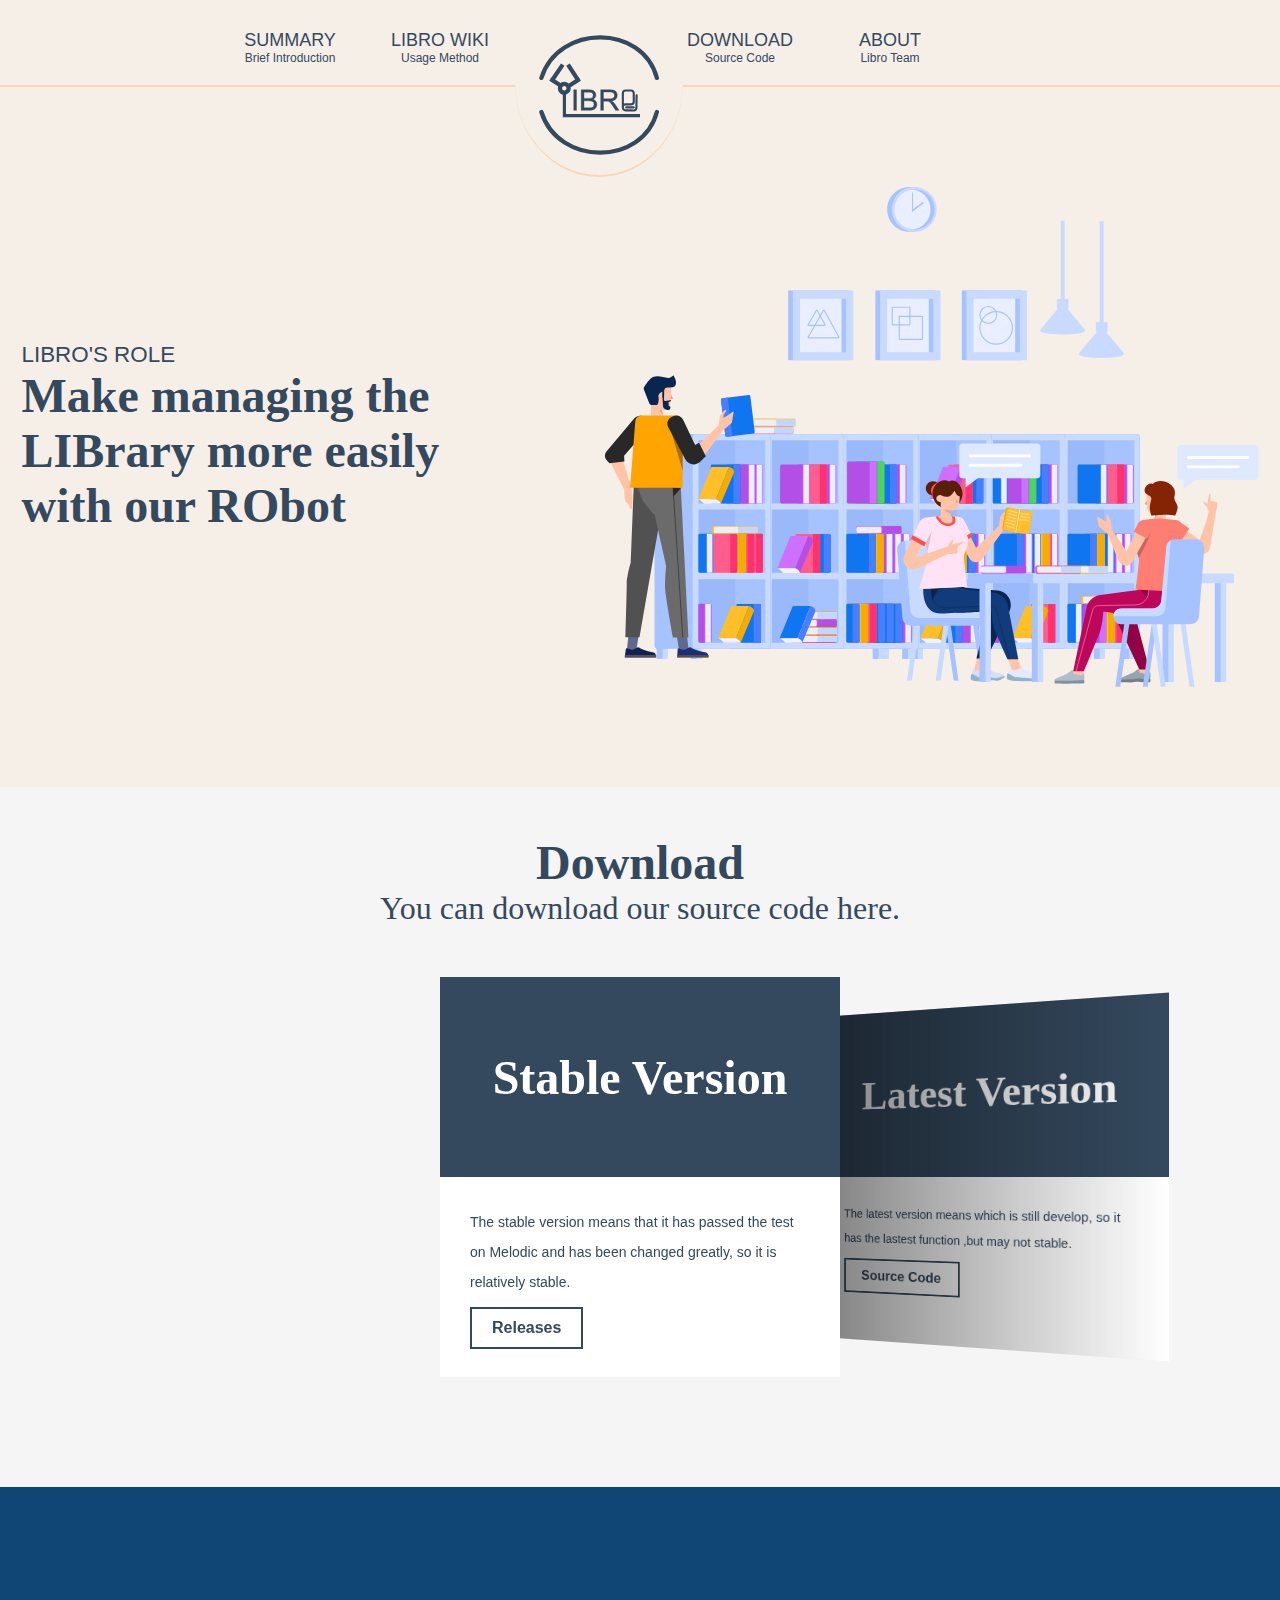
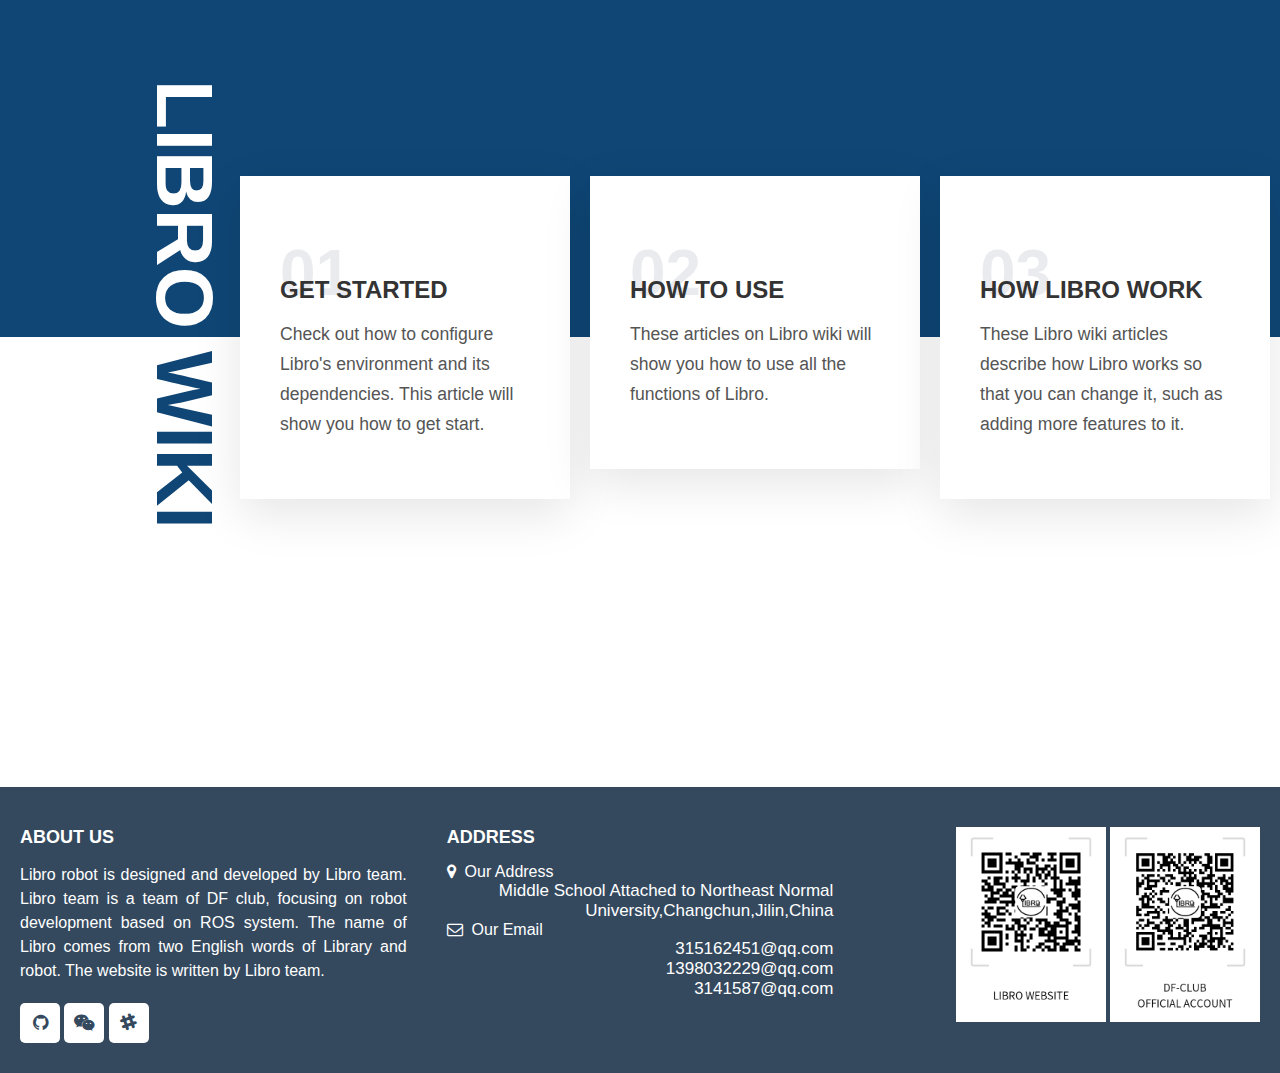
<file: index.html>
<!DOCTYPE html>
<html lang="en">

<head>
    <meta charset="UTF-8">
    <meta http-equiv="X-UA-Compatible" content="IE=edge">
    <meta name="viewport" content="width=device-width, initial-scale=1.0">
    <title>Libro</title>
    <link rel="icon" href="./favicon.ico" type="image/x-icon" />
    <link rel="shortcut icon" href="/favicon.ico" type="image/x-icon"/>
    <link rel="stylesheet" href="./css/style.css">
    <link rel="stylesheet" href="./css/swiper.min.css">
    <link rel="stylesheet" href="./css/download.css">
    <link rel="stylesheet" href="./css/wiki.css">
    <link rel="stylesheet" href="./font-awesome/css/font-awesome.min.css">
    <link rel="stylesheet" href="./css/footer.css">
</head>

<body>
    <header>
        <nav>
            <ul>
                <li class="fl"><a href="#summary">SUMMARY<span>Brief Introduction</span></a></li>
                <li class="fl"><a href="#wiki">LIBRO WIKI<span>Usage Method</span></a></li>
                <li class="fl">
                    <div class="logo">
                        <img src="./img/logo.svg">
                    </div>
                </li>
                <li class="fl"><a href="#download">DOWNLOAD<span>Source Code</span></a></li>
                <li class="fl"><a href="#footer">ABOUT<span>Libro Team</span></a></li>
                <div class="clear"></div>
            </ul>
        </nav>

    </header>
    <article>
        <section class="banner" id="summary">
            <div class="bannerText">
                <h4>Libro's role</h4>
                <h1>Make managing the LIBrary more easily with our RObot</h1>
            </div>
            <div class="bannerImg">
                <img src="./img/library.svg" alt="Library" height="500px">
            </div>
        </section>
        <section class="download" id="download">
            <div class="downTitle">
                <br>
                <h1><span>Download</span></h1>
                <h3>You can download our source code here.</h3>
            </div>
            <div class="swiper-container">
                <div class="swiper-wrapper">
                    <div class="swiper-slide">
                        <div class="card">
                            <div class="sliderText">
                                <h3>Stable Version</h3>
                            </div>
                            <div class="content">
                                <p>The stable version means that
                                    it has passed the test on Melodic
                                    and has been changed greatly,
                                    so it is relatively stable.</p>
                                <a href="https://github.com/df-club/libro/releases/" target="_blank">Releases</a>
                            </div>
                        </div>
                    </div>
                    <div class="swiper-slide">
                        <div class="card">
                            <div class="sliderText">
                                <h3>Latest Version</h3>
                            </div>
                            <div class="content">
                                <p>The latest version means
                                    which is still develop,
                                    so it has the lastest function
                                    ,but may not stable.</p>
                                <a href="https://github.com/df-club/libro/tree/dev" target="_blank">Source Code</a>
                            </div>
                        </div>
                    </div>
                </div>
            </div>
        </section>
        <section class="wiki" id="wiki">
            <h1>LIBRO <span>WIKI</span></h1>
            <div class="container">
                <a href="./book/GETSTARTED.html">
                    <div class="box">
                        <h2>01</h2>
                        <h3>Get Started</h3>
                        <p>Check out how to configure
                            Libro's environment
                            and its dependencies.
                            This article will show you
                            how to get start.</p>
                    </div>
                </a>
                <a href="./book/HOWTOUSE.html">
                    <div class="box">
                        <h2>02</h2>
                        <h3>How To Use</h3>
                        <p>These articles on Libro wiki
                            will show you how to use
                            all the functions of Libro.</p>
                    </div>
                </a>
                <a href="./book/HOWLIBROWORK.html">
                    <div class="box">
                        <h2>03</h2>
                        <h3>How Libro Work</h3>
                        <p>These Libro wiki articles
                            describe how Libro works
                            so that you can change it,
                            such as adding more features to it.</p>
                    </div>
                </a>
            </div>
        </section>
    </article>
    <footer id="footer">
        <div class="main-content">
            <div class="left box">
                <h2>About us</h2>
                <div class="content">
                    <p>Libro robot is designed and developed by Libro team. Libro team is a team of DF club, focusing on
                        robot development based on ROS system. The name of Libro comes from two English words of Library
                        and robot. The website is written by Libro team. </p>
                    <div class="social">
                        <a href="#"><span class="fa fa-github" aria-hidden="true"></span></a>
                        <a href="#"><span class="fa fa-weixin" aria-hidden="true"></span></a>
                        <a href="#"><span class="fa fa-slack" aria-hidden="true"></span></a>
                    </div>
                </div>
            </div>
            <div class="center box">
                <h2>Address</h2>
                <div class="content">
                    <div class="place">
                        <span class="fa fa-map-marker" aria-hidden="true"></span>
                        <span>&nbsp;Our Address</span>
                        <span class="text">Middle School Attached to Northeast Normal University,Changchun,Jilin,China</span>
                    </div>
                    <div class="email">
                        <span class="fa fa-envelope-o" aria-hidden="true"></span>
                        <span>&nbsp;Our Email</span>
                        <span class="text"> 315162451@qq.com</span>
                        <span class="text"> 1398032229@qq.com</span>
                        <span class="text"> 3141587@qq.com</span>
                    </div>
                </div>
            </div>
            <div class="right box">
                <div class="qrcode">
                    <img src="./img/website.png" alt="Website" width="150px">
                    <img src="./img/qrcode.png" alt="Qrcode" width="150px">
                </div>
            </div>
        </div>
    </footer>
</body>
<script src="js/swiper.min.js"></script>
<script src="js/downloadCard.js"></script>

</html>
</file>
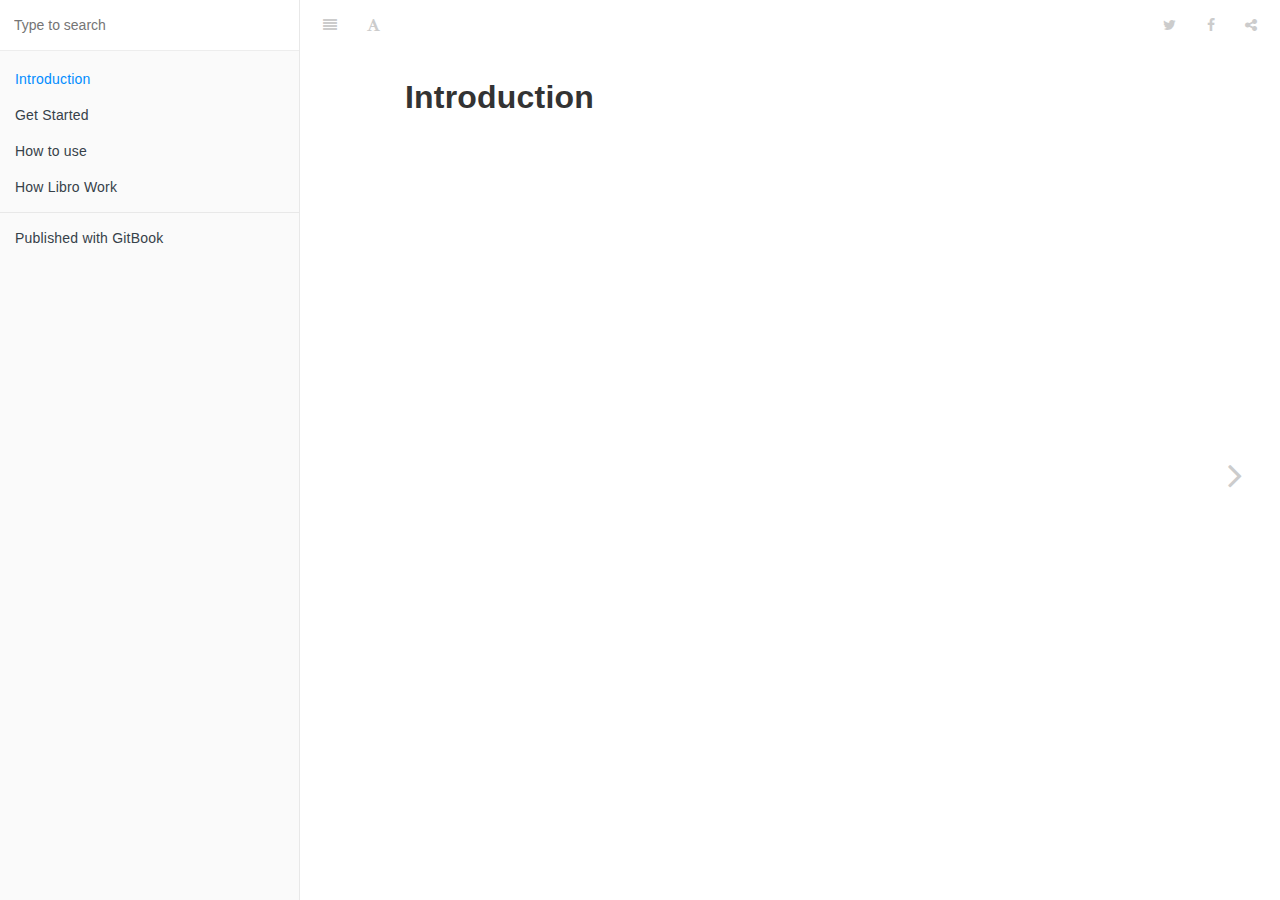
<file: book/index.html>
<!DOCTYPE HTML>
<html lang="" >
    <head>
        <meta charset="UTF-8">
        <meta content="text/html; charset=utf-8" http-equiv="Content-Type">
        <title>Introduction · GitBook</title>
        <meta http-equiv="X-UA-Compatible" content="IE=edge" />
        <meta name="description" content="">
        <meta name="generator" content="GitBook 3.2.3">
        
        
        
    
    <link rel="stylesheet" href="gitbook/style.css">

    
            
                
                <link rel="stylesheet" href="gitbook/gitbook-plugin-highlight/website.css">
                
            
                
                <link rel="stylesheet" href="gitbook/gitbook-plugin-search/search.css">
                
            
                
                <link rel="stylesheet" href="gitbook/gitbook-plugin-fontsettings/website.css">
                
            
        

    

    
        
    
        
    
        
    
        
    
        
    
        
    

        
    
    
    <meta name="HandheldFriendly" content="true"/>
    <meta name="viewport" content="width=device-width, initial-scale=1, user-scalable=no">
    <meta name="apple-mobile-web-app-capable" content="yes">
    <meta name="apple-mobile-web-app-status-bar-style" content="black">
    <link rel="apple-touch-icon-precomposed" sizes="152x152" href="gitbook/images/apple-touch-icon-precomposed-152.png">
    <link rel="shortcut icon" href="gitbook/images/favicon.ico" type="image/x-icon">

    
    <link rel="next" href="GETSTARTED.html" />
    
    

    </head>
    <body>
        
<div class="book">
    <div class="book-summary">
        
            
<div id="book-search-input" role="search">
    <input type="text" placeholder="Type to search" />
</div>

            
                <nav role="navigation">
                


<ul class="summary">
    
    

    

    
        
        
    
        <li class="chapter active" data-level="1.1" data-path="./">
            
                <a href="./">
            
                    
                    Introduction
            
                </a>
            

            
        </li>
    
        <li class="chapter " data-level="1.2" data-path="GETSTARTED.html">
            
                <a href="GETSTARTED.html">
            
                    
                    Get Started
            
                </a>
            

            
        </li>
    
        <li class="chapter " data-level="1.3" data-path="HOWTOUSE.html">
            
                <a href="HOWTOUSE.html">
            
                    
                    How to use
            
                </a>
            

            
        </li>
    
        <li class="chapter " data-level="1.4" data-path="HOWLIBROWORK.html">
            
                <a href="HOWLIBROWORK.html">
            
                    
                    How Libro Work
            
                </a>
            

            
        </li>
    

    

    <li class="divider"></li>

    <li>
        <a href="https://www.gitbook.com" target="blank" class="gitbook-link">
            Published with GitBook
        </a>
    </li>
</ul>


                </nav>
            
        
    </div>

    <div class="book-body">
        
            <div class="body-inner">
                
                    

<div class="book-header" role="navigation">
    

    <!-- Title -->
    <h1>
        <i class="fa fa-circle-o-notch fa-spin"></i>
        <a href="." >Introduction</a>
    </h1>
</div>




                    <div class="page-wrapper" tabindex="-1" role="main">
                        <div class="page-inner">
                            
<div id="book-search-results">
    <div class="search-noresults">
    
                                <section class="normal markdown-section">
                                
                                <h1 id="introduction">Introduction</h1>

                                
                                </section>
                            
    </div>
    <div class="search-results">
        <div class="has-results">
            
            <h1 class="search-results-title"><span class='search-results-count'></span> results matching "<span class='search-query'></span>"</h1>
            <ul class="search-results-list"></ul>
            
        </div>
        <div class="no-results">
            
            <h1 class="search-results-title">No results matching "<span class='search-query'></span>"</h1>
            
        </div>
    </div>
</div>

                        </div>
                    </div>
                
            </div>

            
                
                
                <a href="GETSTARTED.html" class="navigation navigation-next navigation-unique" aria-label="Next page: Get Started">
                    <i class="fa fa-angle-right"></i>
                </a>
                
            
        
    </div>

    <script>
        var gitbook = gitbook || [];
        gitbook.push(function() {
            gitbook.page.hasChanged({"page":{"title":"Introduction","level":"1.1","depth":1,"next":{"title":"Get Started","level":"1.2","depth":1,"path":"GETSTARTED.md","ref":"./GETSTARTED.md","articles":[]},"dir":"ltr"},"config":{"gitbook":"*","theme":"default","variables":{},"plugins":[],"pluginsConfig":{"highlight":{},"search":{},"lunr":{"maxIndexSize":1000000,"ignoreSpecialCharacters":false},"sharing":{"facebook":true,"twitter":true,"google":false,"weibo":false,"instapaper":false,"vk":false,"all":["facebook","google","twitter","weibo","instapaper"]},"fontsettings":{"theme":"white","family":"sans","size":2},"theme-default":{"styles":{"website":"styles/website.css","pdf":"styles/pdf.css","epub":"styles/epub.css","mobi":"styles/mobi.css","ebook":"styles/ebook.css","print":"styles/print.css"},"showLevel":false}},"structure":{"langs":"LANGS.md","readme":"README.md","glossary":"GLOSSARY.md","summary":"SUMMARY.md"},"pdf":{"pageNumbers":true,"fontSize":12,"fontFamily":"Arial","paperSize":"a4","chapterMark":"pagebreak","pageBreaksBefore":"/","margin":{"right":62,"left":62,"top":56,"bottom":56}},"styles":{"website":"styles/website.css","pdf":"styles/pdf.css","epub":"styles/epub.css","mobi":"styles/mobi.css","ebook":"styles/ebook.css","print":"styles/print.css"}},"file":{"path":"README.md","mtime":"2021-02-19T13:10:34.138Z","type":"markdown"},"gitbook":{"version":"3.2.3","time":"2021-02-20T08:33:51.713Z"},"basePath":".","book":{"language":""}});
        });
    </script>
</div>

        
    <script src="gitbook/gitbook.js"></script>
    <script src="gitbook/theme.js"></script>
    
        
        <script src="gitbook/gitbook-plugin-search/search-engine.js"></script>
        
    
        
        <script src="gitbook/gitbook-plugin-search/search.js"></script>
        
    
        
        <script src="gitbook/gitbook-plugin-lunr/lunr.min.js"></script>
        
    
        
        <script src="gitbook/gitbook-plugin-lunr/search-lunr.js"></script>
        
    
        
        <script src="gitbook/gitbook-plugin-sharing/buttons.js"></script>
        
    
        
        <script src="gitbook/gitbook-plugin-fontsettings/fontsettings.js"></script>
        
    

    </body>
</html>
</file>
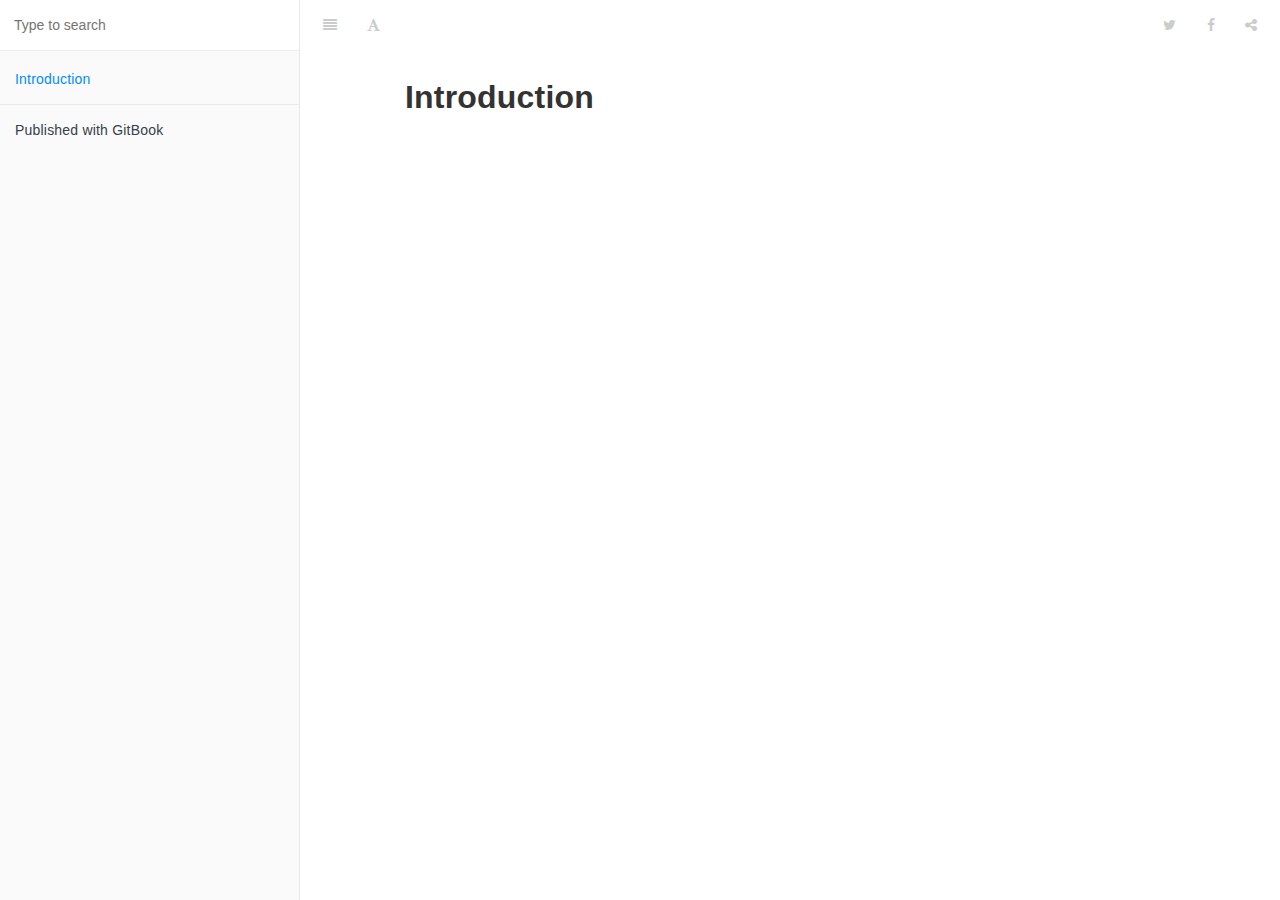
<file: gitbook/_book/index.html>
<!DOCTYPE HTML>
<html lang="" >
    <head>
        <meta charset="UTF-8">
        <meta content="text/html; charset=utf-8" http-equiv="Content-Type">
        <title>Introduction · GitBook</title>
        <meta http-equiv="X-UA-Compatible" content="IE=edge" />
        <meta name="description" content="">
        <meta name="generator" content="GitBook 3.2.3">
        
        
        
    
    <link rel="stylesheet" href="gitbook/style.css">

    
            
                
                <link rel="stylesheet" href="gitbook/gitbook-plugin-highlight/website.css">
                
            
                
                <link rel="stylesheet" href="gitbook/gitbook-plugin-search/search.css">
                
            
                
                <link rel="stylesheet" href="gitbook/gitbook-plugin-fontsettings/website.css">
                
            
        

    

    
        
    
        
    
        
    
        
    
        
    
        
    

        
    
    
    <meta name="HandheldFriendly" content="true"/>
    <meta name="viewport" content="width=device-width, initial-scale=1, user-scalable=no">
    <meta name="apple-mobile-web-app-capable" content="yes">
    <meta name="apple-mobile-web-app-status-bar-style" content="black">
    <link rel="apple-touch-icon-precomposed" sizes="152x152" href="gitbook/images/apple-touch-icon-precomposed-152.png">
    <link rel="shortcut icon" href="gitbook/images/favicon.ico" type="image/x-icon">

    
    

    </head>
    <body>
        
<div class="book">
    <div class="book-summary">
        
            
<div id="book-search-input" role="search">
    <input type="text" placeholder="Type to search" />
</div>

            
                <nav role="navigation">
                


<ul class="summary">
    
    

    

    
        
        
    
        <li class="chapter active" data-level="1.1" data-path="./">
            
                <a href="./">
            
                    
                    Introduction
            
                </a>
            

            
        </li>
    

    

    <li class="divider"></li>

    <li>
        <a href="https://www.gitbook.com" target="blank" class="gitbook-link">
            Published with GitBook
        </a>
    </li>
</ul>


                </nav>
            
        
    </div>

    <div class="book-body">
        
            <div class="body-inner">
                
                    

<div class="book-header" role="navigation">
    

    <!-- Title -->
    <h1>
        <i class="fa fa-circle-o-notch fa-spin"></i>
        <a href="." >Introduction</a>
    </h1>
</div>




                    <div class="page-wrapper" tabindex="-1" role="main">
                        <div class="page-inner">
                            
<div id="book-search-results">
    <div class="search-noresults">
    
                                <section class="normal markdown-section">
                                
                                <h1 id="introduction">Introduction</h1>

                                
                                </section>
                            
    </div>
    <div class="search-results">
        <div class="has-results">
            
            <h1 class="search-results-title"><span class='search-results-count'></span> results matching "<span class='search-query'></span>"</h1>
            <ul class="search-results-list"></ul>
            
        </div>
        <div class="no-results">
            
            <h1 class="search-results-title">No results matching "<span class='search-query'></span>"</h1>
            
        </div>
    </div>
</div>

                        </div>
                    </div>
                
            </div>

            
                
                
            
        
    </div>

    <script>
        var gitbook = gitbook || [];
        gitbook.push(function() {
            gitbook.page.hasChanged({"page":{"title":"Introduction","level":"1.1","depth":1,"dir":"ltr"},"config":{"gitbook":"*","theme":"default","variables":{},"plugins":[],"pluginsConfig":{"highlight":{},"search":{},"lunr":{"maxIndexSize":1000000,"ignoreSpecialCharacters":false},"sharing":{"facebook":true,"twitter":true,"google":false,"weibo":false,"instapaper":false,"vk":false,"all":["facebook","google","twitter","weibo","instapaper"]},"fontsettings":{"theme":"white","family":"sans","size":2},"theme-default":{"styles":{"website":"styles/website.css","pdf":"styles/pdf.css","epub":"styles/epub.css","mobi":"styles/mobi.css","ebook":"styles/ebook.css","print":"styles/print.css"},"showLevel":false}},"structure":{"langs":"LANGS.md","readme":"README.md","glossary":"GLOSSARY.md","summary":"SUMMARY.md"},"pdf":{"pageNumbers":true,"fontSize":12,"fontFamily":"Arial","paperSize":"a4","chapterMark":"pagebreak","pageBreaksBefore":"/","margin":{"right":62,"left":62,"top":56,"bottom":56}},"styles":{"website":"styles/website.css","pdf":"styles/pdf.css","epub":"styles/epub.css","mobi":"styles/mobi.css","ebook":"styles/ebook.css","print":"styles/print.css"}},"file":{"path":"README.md","mtime":"2021-02-19T13:10:34.138Z","type":"markdown"},"gitbook":{"version":"3.2.3","time":"2021-02-19T13:14:19.613Z"},"basePath":".","book":{"language":""}});
        });
    </script>
</div>

        
    <script src="gitbook/gitbook.js"></script>
    <script src="gitbook/theme.js"></script>
    
        
        <script src="gitbook/gitbook-plugin-search/search-engine.js"></script>
        
    
        
        <script src="gitbook/gitbook-plugin-search/search.js"></script>
        
    
        
        <script src="gitbook/gitbook-plugin-lunr/lunr.min.js"></script>
        
    
        
        <script src="gitbook/gitbook-plugin-lunr/search-lunr.js"></script>
        
    
        
        <script src="gitbook/gitbook-plugin-sharing/buttons.js"></script>
        
    
        
        <script src="gitbook/gitbook-plugin-fontsettings/fontsettings.js"></script>
        
    

    </body>
</html>
</file>
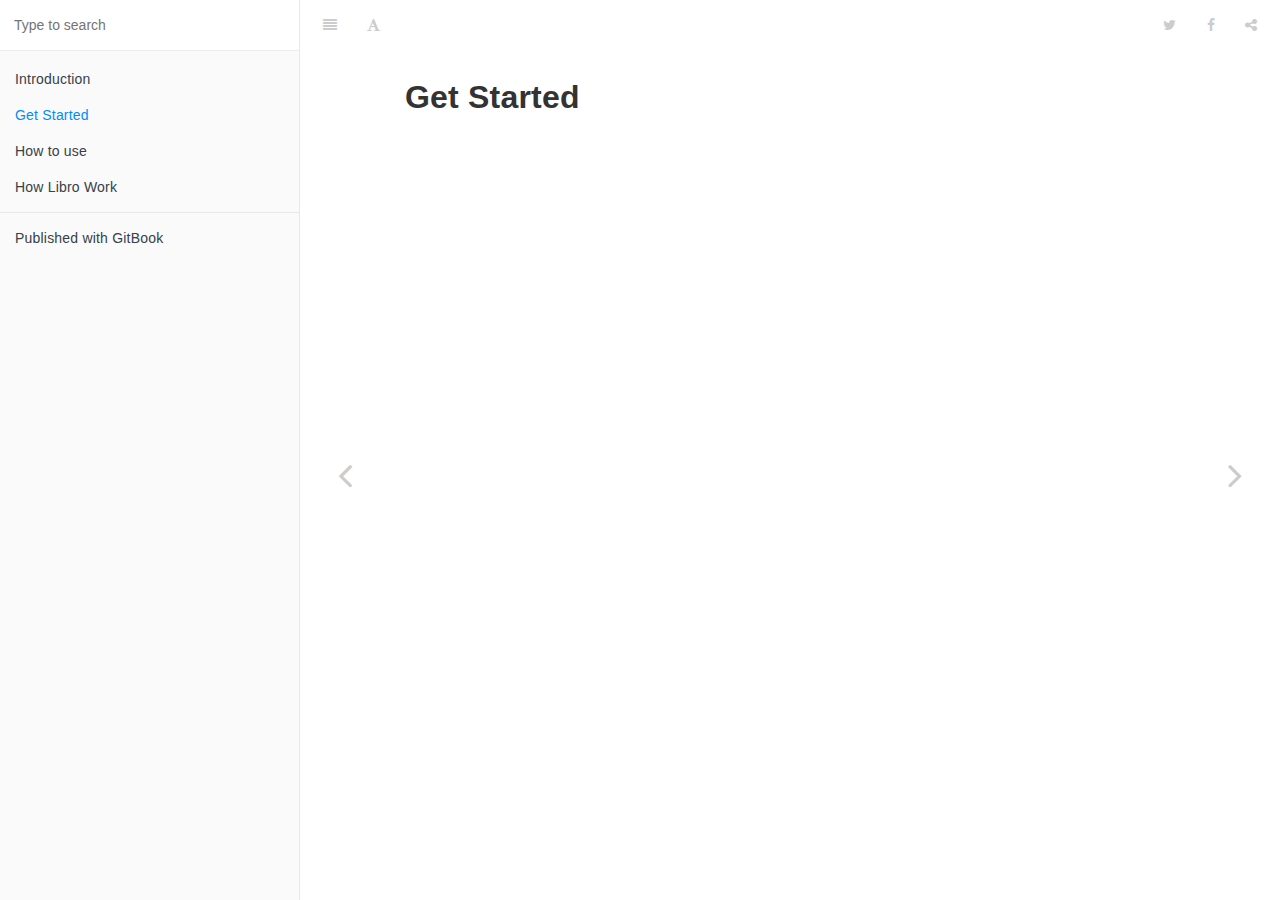
<file: book/GETSTARTED.html>
<!DOCTYPE HTML>
<html lang="" >
    <head>
        <meta charset="UTF-8">
        <meta content="text/html; charset=utf-8" http-equiv="Content-Type">
        <title>Get Started · GitBook</title>
        <meta http-equiv="X-UA-Compatible" content="IE=edge" />
        <meta name="description" content="">
        <meta name="generator" content="GitBook 3.2.3">
        
        
        
    
    <link rel="stylesheet" href="gitbook/style.css">

    
            
                
                <link rel="stylesheet" href="gitbook/gitbook-plugin-highlight/website.css">
                
            
                
                <link rel="stylesheet" href="gitbook/gitbook-plugin-search/search.css">
                
            
                
                <link rel="stylesheet" href="gitbook/gitbook-plugin-fontsettings/website.css">
                
            
        

    

    
        
    
        
    
        
    
        
    
        
    
        
    

        
    
    
    <meta name="HandheldFriendly" content="true"/>
    <meta name="viewport" content="width=device-width, initial-scale=1, user-scalable=no">
    <meta name="apple-mobile-web-app-capable" content="yes">
    <meta name="apple-mobile-web-app-status-bar-style" content="black">
    <link rel="apple-touch-icon-precomposed" sizes="152x152" href="gitbook/images/apple-touch-icon-precomposed-152.png">
    <link rel="shortcut icon" href="gitbook/images/favicon.ico" type="image/x-icon">

    
    <link rel="next" href="HOWTOUSE.html" />
    
    
    <link rel="prev" href="./" />
    

    </head>
    <body>
        
<div class="book">
    <div class="book-summary">
        
            
<div id="book-search-input" role="search">
    <input type="text" placeholder="Type to search" />
</div>

            
                <nav role="navigation">
                


<ul class="summary">
    
    

    

    
        
        
    
        <li class="chapter " data-level="1.1" data-path="./">
            
                <a href="./">
            
                    
                    Introduction
            
                </a>
            

            
        </li>
    
        <li class="chapter active" data-level="1.2" data-path="GETSTARTED.html">
            
                <a href="GETSTARTED.html">
            
                    
                    Get Started
            
                </a>
            

            
        </li>
    
        <li class="chapter " data-level="1.3" data-path="HOWTOUSE.html">
            
                <a href="HOWTOUSE.html">
            
                    
                    How to use
            
                </a>
            

            
        </li>
    
        <li class="chapter " data-level="1.4" data-path="HOWLIBROWORK.html">
            
                <a href="HOWLIBROWORK.html">
            
                    
                    How Libro Work
            
                </a>
            

            
        </li>
    

    

    <li class="divider"></li>

    <li>
        <a href="https://www.gitbook.com" target="blank" class="gitbook-link">
            Published with GitBook
        </a>
    </li>
</ul>


                </nav>
            
        
    </div>

    <div class="book-body">
        
            <div class="body-inner">
                
                    

<div class="book-header" role="navigation">
    

    <!-- Title -->
    <h1>
        <i class="fa fa-circle-o-notch fa-spin"></i>
        <a href="." >Get Started</a>
    </h1>
</div>




                    <div class="page-wrapper" tabindex="-1" role="main">
                        <div class="page-inner">
                            
<div id="book-search-results">
    <div class="search-noresults">
    
                                <section class="normal markdown-section">
                                
                                <h1 id="get-started">Get Started</h1>

                                
                                </section>
                            
    </div>
    <div class="search-results">
        <div class="has-results">
            
            <h1 class="search-results-title"><span class='search-results-count'></span> results matching "<span class='search-query'></span>"</h1>
            <ul class="search-results-list"></ul>
            
        </div>
        <div class="no-results">
            
            <h1 class="search-results-title">No results matching "<span class='search-query'></span>"</h1>
            
        </div>
    </div>
</div>

                        </div>
                    </div>
                
            </div>

            
                
                <a href="./" class="navigation navigation-prev " aria-label="Previous page: Introduction">
                    <i class="fa fa-angle-left"></i>
                </a>
                
                
                <a href="HOWTOUSE.html" class="navigation navigation-next " aria-label="Next page: How to use">
                    <i class="fa fa-angle-right"></i>
                </a>
                
            
        
    </div>

    <script>
        var gitbook = gitbook || [];
        gitbook.push(function() {
            gitbook.page.hasChanged({"page":{"title":"Get Started","level":"1.2","depth":1,"next":{"title":"How to use","level":"1.3","depth":1,"path":"HOWTOUSE.md","ref":"HOWTOUSE.md","articles":[]},"previous":{"title":"Introduction","level":"1.1","depth":1,"path":"README.md","ref":"README.md","articles":[]},"dir":"ltr"},"config":{"gitbook":"*","theme":"default","variables":{},"plugins":[],"pluginsConfig":{"highlight":{},"search":{},"lunr":{"maxIndexSize":1000000,"ignoreSpecialCharacters":false},"sharing":{"facebook":true,"twitter":true,"google":false,"weibo":false,"instapaper":false,"vk":false,"all":["facebook","google","twitter","weibo","instapaper"]},"fontsettings":{"theme":"white","family":"sans","size":2},"theme-default":{"styles":{"website":"styles/website.css","pdf":"styles/pdf.css","epub":"styles/epub.css","mobi":"styles/mobi.css","ebook":"styles/ebook.css","print":"styles/print.css"},"showLevel":false}},"structure":{"langs":"LANGS.md","readme":"README.md","glossary":"GLOSSARY.md","summary":"SUMMARY.md"},"pdf":{"pageNumbers":true,"fontSize":12,"fontFamily":"Arial","paperSize":"a4","chapterMark":"pagebreak","pageBreaksBefore":"/","margin":{"right":62,"left":62,"top":56,"bottom":56}},"styles":{"website":"styles/website.css","pdf":"styles/pdf.css","epub":"styles/epub.css","mobi":"styles/mobi.css","ebook":"styles/ebook.css","print":"styles/print.css"}},"file":{"path":"GETSTARTED.md","mtime":"2021-02-20T08:29:57.610Z","type":"markdown"},"gitbook":{"version":"3.2.3","time":"2021-02-20T08:33:51.713Z"},"basePath":".","book":{"language":""}});
        });
    </script>
</div>

        
    <script src="gitbook/gitbook.js"></script>
    <script src="gitbook/theme.js"></script>
    
        
        <script src="gitbook/gitbook-plugin-search/search-engine.js"></script>
        
    
        
        <script src="gitbook/gitbook-plugin-search/search.js"></script>
        
    
        
        <script src="gitbook/gitbook-plugin-lunr/lunr.min.js"></script>
        
    
        
        <script src="gitbook/gitbook-plugin-lunr/search-lunr.js"></script>
        
    
        
        <script src="gitbook/gitbook-plugin-sharing/buttons.js"></script>
        
    
        
        <script src="gitbook/gitbook-plugin-fontsettings/fontsettings.js"></script>
        
    

    </body>
</html>
</file>
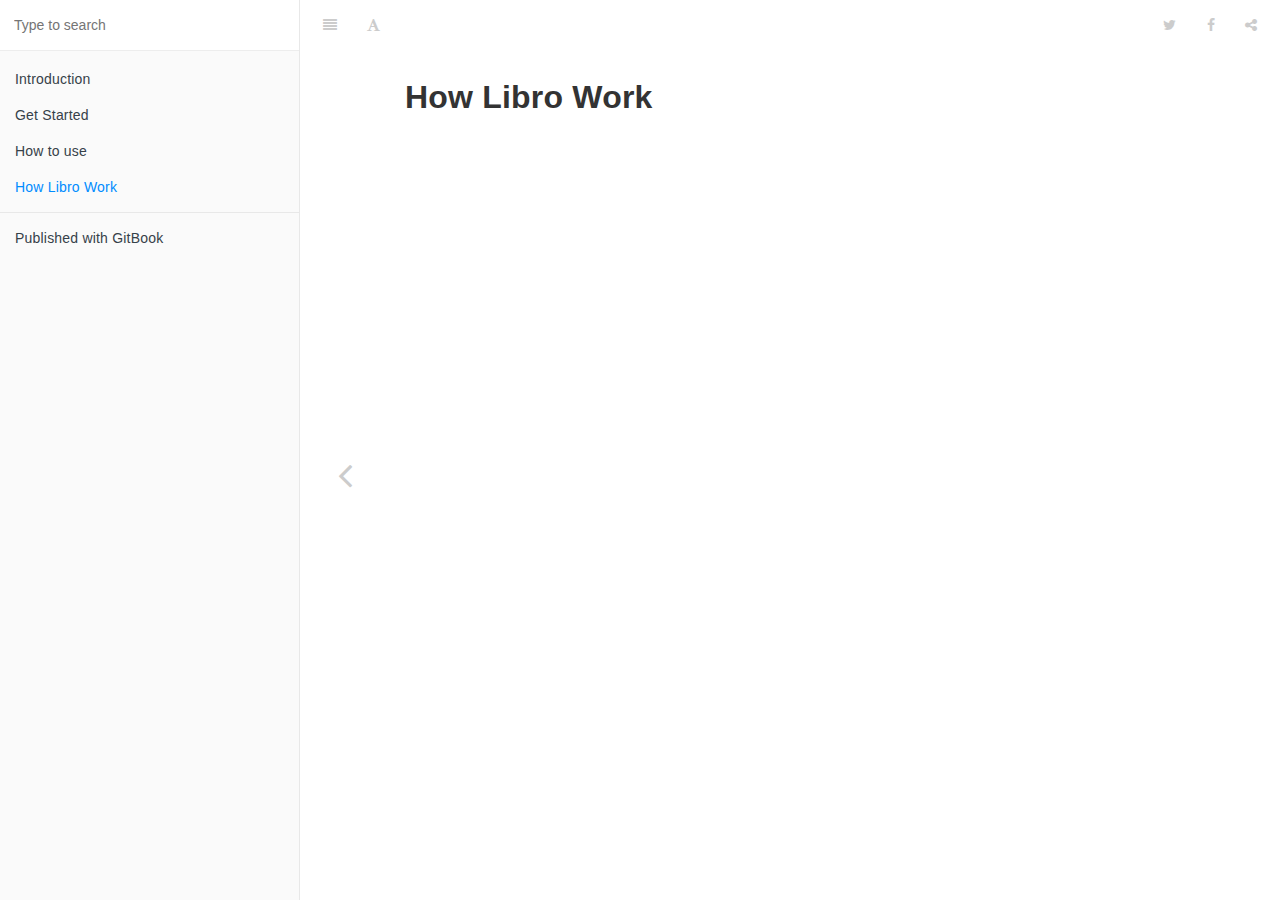
<file: book/HOWLIBROWORK.html>
<!DOCTYPE HTML>
<html lang="" >
    <head>
        <meta charset="UTF-8">
        <meta content="text/html; charset=utf-8" http-equiv="Content-Type">
        <title>How Libro Work · GitBook</title>
        <meta http-equiv="X-UA-Compatible" content="IE=edge" />
        <meta name="description" content="">
        <meta name="generator" content="GitBook 3.2.3">
        
        
        
    
    <link rel="stylesheet" href="gitbook/style.css">

    
            
                
                <link rel="stylesheet" href="gitbook/gitbook-plugin-highlight/website.css">
                
            
                
                <link rel="stylesheet" href="gitbook/gitbook-plugin-search/search.css">
                
            
                
                <link rel="stylesheet" href="gitbook/gitbook-plugin-fontsettings/website.css">
                
            
        

    

    
        
    
        
    
        
    
        
    
        
    
        
    

        
    
    
    <meta name="HandheldFriendly" content="true"/>
    <meta name="viewport" content="width=device-width, initial-scale=1, user-scalable=no">
    <meta name="apple-mobile-web-app-capable" content="yes">
    <meta name="apple-mobile-web-app-status-bar-style" content="black">
    <link rel="apple-touch-icon-precomposed" sizes="152x152" href="gitbook/images/apple-touch-icon-precomposed-152.png">
    <link rel="shortcut icon" href="gitbook/images/favicon.ico" type="image/x-icon">

    
    
    <link rel="prev" href="HOWTOUSE.html" />
    

    </head>
    <body>
        
<div class="book">
    <div class="book-summary">
        
            
<div id="book-search-input" role="search">
    <input type="text" placeholder="Type to search" />
</div>

            
                <nav role="navigation">
                


<ul class="summary">
    
    

    

    
        
        
    
        <li class="chapter " data-level="1.1" data-path="./">
            
                <a href="./">
            
                    
                    Introduction
            
                </a>
            

            
        </li>
    
        <li class="chapter " data-level="1.2" data-path="GETSTARTED.html">
            
                <a href="GETSTARTED.html">
            
                    
                    Get Started
            
                </a>
            

            
        </li>
    
        <li class="chapter " data-level="1.3" data-path="HOWTOUSE.html">
            
                <a href="HOWTOUSE.html">
            
                    
                    How to use
            
                </a>
            

            
        </li>
    
        <li class="chapter active" data-level="1.4" data-path="HOWLIBROWORK.html">
            
                <a href="HOWLIBROWORK.html">
            
                    
                    How Libro Work
            
                </a>
            

            
        </li>
    

    

    <li class="divider"></li>

    <li>
        <a href="https://www.gitbook.com" target="blank" class="gitbook-link">
            Published with GitBook
        </a>
    </li>
</ul>


                </nav>
            
        
    </div>

    <div class="book-body">
        
            <div class="body-inner">
                
                    

<div class="book-header" role="navigation">
    

    <!-- Title -->
    <h1>
        <i class="fa fa-circle-o-notch fa-spin"></i>
        <a href="." >How Libro Work</a>
    </h1>
</div>




                    <div class="page-wrapper" tabindex="-1" role="main">
                        <div class="page-inner">
                            
<div id="book-search-results">
    <div class="search-noresults">
    
                                <section class="normal markdown-section">
                                
                                <h1 id="how-libro-work">How Libro Work</h1>

                                
                                </section>
                            
    </div>
    <div class="search-results">
        <div class="has-results">
            
            <h1 class="search-results-title"><span class='search-results-count'></span> results matching "<span class='search-query'></span>"</h1>
            <ul class="search-results-list"></ul>
            
        </div>
        <div class="no-results">
            
            <h1 class="search-results-title">No results matching "<span class='search-query'></span>"</h1>
            
        </div>
    </div>
</div>

                        </div>
                    </div>
                
            </div>

            
                
                <a href="HOWTOUSE.html" class="navigation navigation-prev navigation-unique" aria-label="Previous page: How to use">
                    <i class="fa fa-angle-left"></i>
                </a>
                
                
            
        
    </div>

    <script>
        var gitbook = gitbook || [];
        gitbook.push(function() {
            gitbook.page.hasChanged({"page":{"title":"How Libro Work","level":"1.4","depth":1,"previous":{"title":"How to use","level":"1.3","depth":1,"path":"HOWTOUSE.md","ref":"HOWTOUSE.md","articles":[]},"dir":"ltr"},"config":{"gitbook":"*","theme":"default","variables":{},"plugins":[],"pluginsConfig":{"highlight":{},"search":{},"lunr":{"maxIndexSize":1000000,"ignoreSpecialCharacters":false},"sharing":{"facebook":true,"twitter":true,"google":false,"weibo":false,"instapaper":false,"vk":false,"all":["facebook","google","twitter","weibo","instapaper"]},"fontsettings":{"theme":"white","family":"sans","size":2},"theme-default":{"styles":{"website":"styles/website.css","pdf":"styles/pdf.css","epub":"styles/epub.css","mobi":"styles/mobi.css","ebook":"styles/ebook.css","print":"styles/print.css"},"showLevel":false}},"structure":{"langs":"LANGS.md","readme":"README.md","glossary":"GLOSSARY.md","summary":"SUMMARY.md"},"pdf":{"pageNumbers":true,"fontSize":12,"fontFamily":"Arial","paperSize":"a4","chapterMark":"pagebreak","pageBreaksBefore":"/","margin":{"right":62,"left":62,"top":56,"bottom":56}},"styles":{"website":"styles/website.css","pdf":"styles/pdf.css","epub":"styles/epub.css","mobi":"styles/mobi.css","ebook":"styles/ebook.css","print":"styles/print.css"}},"file":{"path":"HOWLIBROWORK.md","mtime":"2021-02-20T08:33:30.145Z","type":"markdown"},"gitbook":{"version":"3.2.3","time":"2021-02-20T08:33:51.713Z"},"basePath":".","book":{"language":""}});
        });
    </script>
</div>

        
    <script src="gitbook/gitbook.js"></script>
    <script src="gitbook/theme.js"></script>
    
        
        <script src="gitbook/gitbook-plugin-search/search-engine.js"></script>
        
    
        
        <script src="gitbook/gitbook-plugin-search/search.js"></script>
        
    
        
        <script src="gitbook/gitbook-plugin-lunr/lunr.min.js"></script>
        
    
        
        <script src="gitbook/gitbook-plugin-lunr/search-lunr.js"></script>
        
    
        
        <script src="gitbook/gitbook-plugin-sharing/buttons.js"></script>
        
    
        
        <script src="gitbook/gitbook-plugin-fontsettings/fontsettings.js"></script>
        
    

    </body>
</html>
</file>
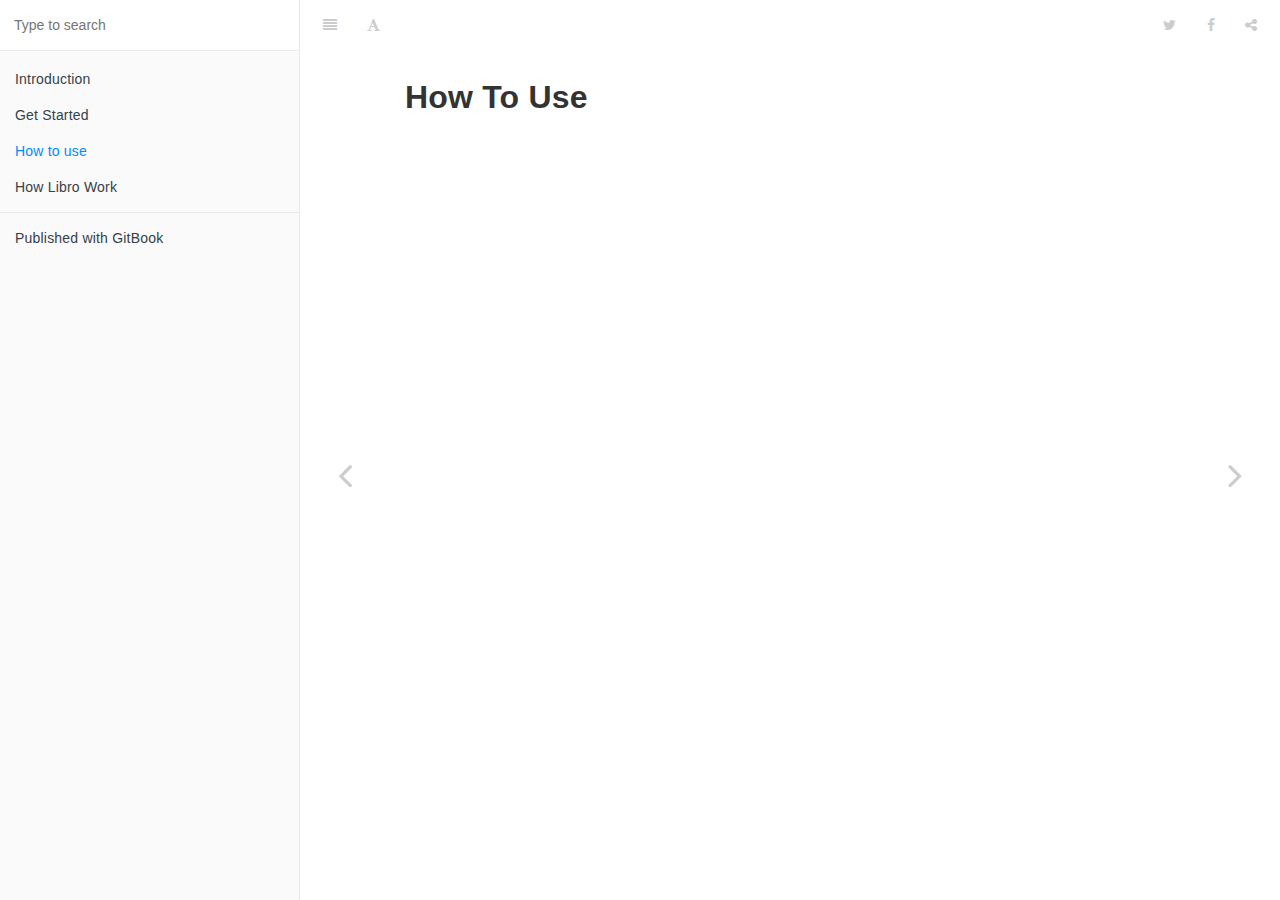
<file: book/HOWTOUSE.html>
<!DOCTYPE HTML>
<html lang="" >
    <head>
        <meta charset="UTF-8">
        <meta content="text/html; charset=utf-8" http-equiv="Content-Type">
        <title>How to use · GitBook</title>
        <meta http-equiv="X-UA-Compatible" content="IE=edge" />
        <meta name="description" content="">
        <meta name="generator" content="GitBook 3.2.3">
        
        
        
    
    <link rel="stylesheet" href="gitbook/style.css">

    
            
                
                <link rel="stylesheet" href="gitbook/gitbook-plugin-highlight/website.css">
                
            
                
                <link rel="stylesheet" href="gitbook/gitbook-plugin-search/search.css">
                
            
                
                <link rel="stylesheet" href="gitbook/gitbook-plugin-fontsettings/website.css">
                
            
        

    

    
        
    
        
    
        
    
        
    
        
    
        
    

        
    
    
    <meta name="HandheldFriendly" content="true"/>
    <meta name="viewport" content="width=device-width, initial-scale=1, user-scalable=no">
    <meta name="apple-mobile-web-app-capable" content="yes">
    <meta name="apple-mobile-web-app-status-bar-style" content="black">
    <link rel="apple-touch-icon-precomposed" sizes="152x152" href="gitbook/images/apple-touch-icon-precomposed-152.png">
    <link rel="shortcut icon" href="gitbook/images/favicon.ico" type="image/x-icon">

    
    <link rel="next" href="HOWLIBROWORK.html" />
    
    
    <link rel="prev" href="GETSTARTED.html" />
    

    </head>
    <body>
        
<div class="book">
    <div class="book-summary">
        
            
<div id="book-search-input" role="search">
    <input type="text" placeholder="Type to search" />
</div>

            
                <nav role="navigation">
                


<ul class="summary">
    
    

    

    
        
        
    
        <li class="chapter " data-level="1.1" data-path="./">
            
                <a href="./">
            
                    
                    Introduction
            
                </a>
            

            
        </li>
    
        <li class="chapter " data-level="1.2" data-path="GETSTARTED.html">
            
                <a href="GETSTARTED.html">
            
                    
                    Get Started
            
                </a>
            

            
        </li>
    
        <li class="chapter active" data-level="1.3" data-path="HOWTOUSE.html">
            
                <a href="HOWTOUSE.html">
            
                    
                    How to use
            
                </a>
            

            
        </li>
    
        <li class="chapter " data-level="1.4" data-path="HOWLIBROWORK.html">
            
                <a href="HOWLIBROWORK.html">
            
                    
                    How Libro Work
            
                </a>
            

            
        </li>
    

    

    <li class="divider"></li>

    <li>
        <a href="https://www.gitbook.com" target="blank" class="gitbook-link">
            Published with GitBook
        </a>
    </li>
</ul>


                </nav>
            
        
    </div>

    <div class="book-body">
        
            <div class="body-inner">
                
                    

<div class="book-header" role="navigation">
    

    <!-- Title -->
    <h1>
        <i class="fa fa-circle-o-notch fa-spin"></i>
        <a href="." >How to use</a>
    </h1>
</div>




                    <div class="page-wrapper" tabindex="-1" role="main">
                        <div class="page-inner">
                            
<div id="book-search-results">
    <div class="search-noresults">
    
                                <section class="normal markdown-section">
                                
                                <h1 id="how-to-use">How To Use</h1>

                                
                                </section>
                            
    </div>
    <div class="search-results">
        <div class="has-results">
            
            <h1 class="search-results-title"><span class='search-results-count'></span> results matching "<span class='search-query'></span>"</h1>
            <ul class="search-results-list"></ul>
            
        </div>
        <div class="no-results">
            
            <h1 class="search-results-title">No results matching "<span class='search-query'></span>"</h1>
            
        </div>
    </div>
</div>

                        </div>
                    </div>
                
            </div>

            
                
                <a href="GETSTARTED.html" class="navigation navigation-prev " aria-label="Previous page: Get Started">
                    <i class="fa fa-angle-left"></i>
                </a>
                
                
                <a href="HOWLIBROWORK.html" class="navigation navigation-next " aria-label="Next page: How Libro Work">
                    <i class="fa fa-angle-right"></i>
                </a>
                
            
        
    </div>

    <script>
        var gitbook = gitbook || [];
        gitbook.push(function() {
            gitbook.page.hasChanged({"page":{"title":"How to use","level":"1.3","depth":1,"next":{"title":"How Libro Work","level":"1.4","depth":1,"path":"HOWLIBROWORK.md","ref":"HOWLIBROWORK.md","articles":[]},"previous":{"title":"Get Started","level":"1.2","depth":1,"path":"GETSTARTED.md","ref":"./GETSTARTED.md","articles":[]},"dir":"ltr"},"config":{"gitbook":"*","theme":"default","variables":{},"plugins":[],"pluginsConfig":{"highlight":{},"search":{},"lunr":{"maxIndexSize":1000000,"ignoreSpecialCharacters":false},"sharing":{"facebook":true,"twitter":true,"google":false,"weibo":false,"instapaper":false,"vk":false,"all":["facebook","google","twitter","weibo","instapaper"]},"fontsettings":{"theme":"white","family":"sans","size":2},"theme-default":{"styles":{"website":"styles/website.css","pdf":"styles/pdf.css","epub":"styles/epub.css","mobi":"styles/mobi.css","ebook":"styles/ebook.css","print":"styles/print.css"},"showLevel":false}},"structure":{"langs":"LANGS.md","readme":"README.md","glossary":"GLOSSARY.md","summary":"SUMMARY.md"},"pdf":{"pageNumbers":true,"fontSize":12,"fontFamily":"Arial","paperSize":"a4","chapterMark":"pagebreak","pageBreaksBefore":"/","margin":{"right":62,"left":62,"top":56,"bottom":56}},"styles":{"website":"styles/website.css","pdf":"styles/pdf.css","epub":"styles/epub.css","mobi":"styles/mobi.css","ebook":"styles/ebook.css","print":"styles/print.css"}},"file":{"path":"HOWTOUSE.md","mtime":"2021-02-20T08:32:27.462Z","type":"markdown"},"gitbook":{"version":"3.2.3","time":"2021-02-20T08:33:51.713Z"},"basePath":".","book":{"language":""}});
        });
    </script>
</div>

        
    <script src="gitbook/gitbook.js"></script>
    <script src="gitbook/theme.js"></script>
    
        
        <script src="gitbook/gitbook-plugin-search/search-engine.js"></script>
        
    
        
        <script src="gitbook/gitbook-plugin-search/search.js"></script>
        
    
        
        <script src="gitbook/gitbook-plugin-lunr/lunr.min.js"></script>
        
    
        
        <script src="gitbook/gitbook-plugin-lunr/search-lunr.js"></script>
        
    
        
        <script src="gitbook/gitbook-plugin-sharing/buttons.js"></script>
        
    
        
        <script src="gitbook/gitbook-plugin-fontsettings/fontsettings.js"></script>
        
    

    </body>
</html>
</file>
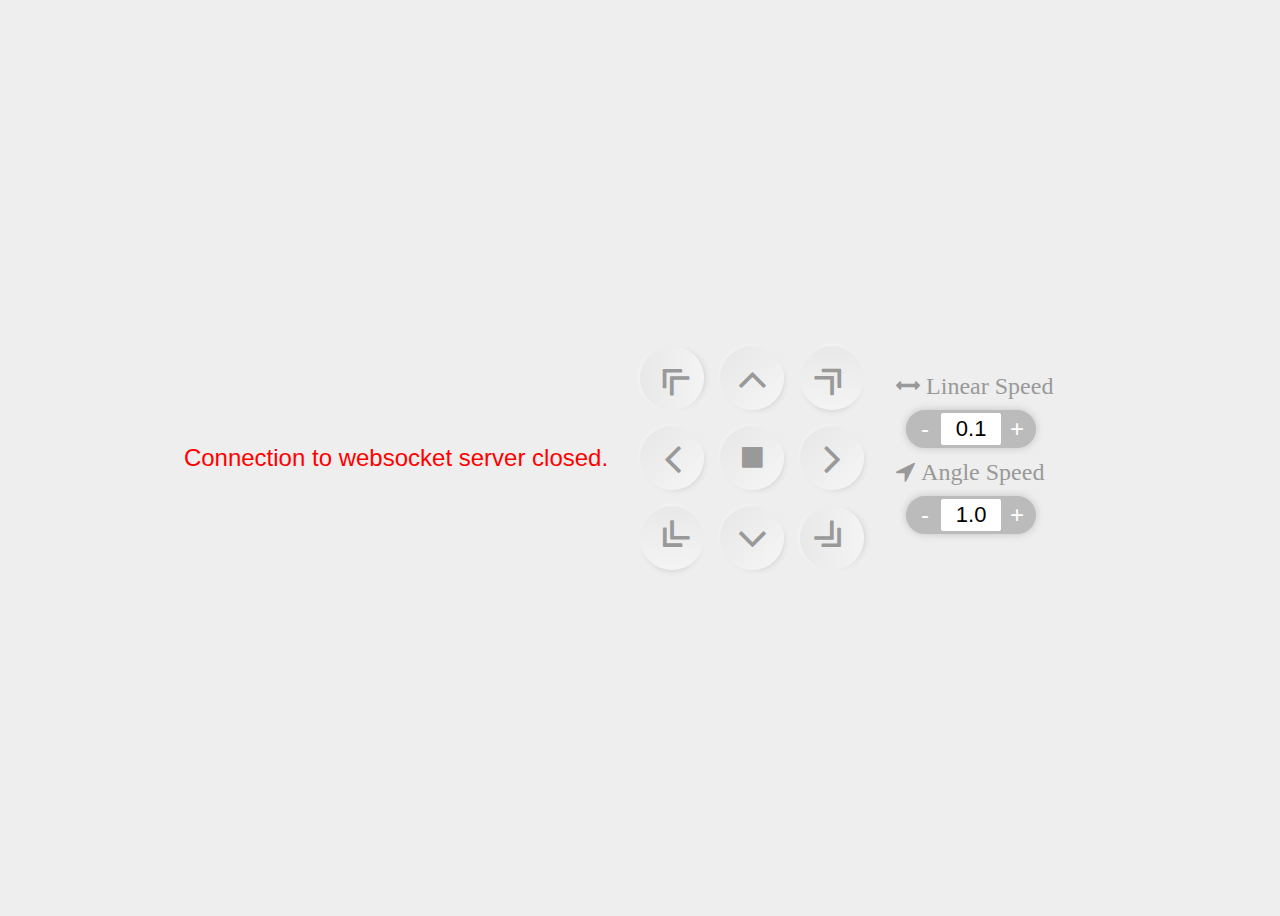
<file: libro_web/src/teleop.html>
<!DOCTYPE html>
<html>

<head>
    <meta charset="utf-8" />

    <script type="text/javascript" src="./js/include/eventemitter2.min.js"></script>
    <script type="text/javascript" src="./js/include/roslib.min.js"></script>
    <script type="text/javascript" src="./js/include/jquery-3.5.1.min.js"></script>
    <link rel="stylesheet" href="./font-awesome/css/font-awesome.min.css">
    <link rel="stylesheet" href="./style/libro_teleop.css">

</head>

<body>
    <div id="status"><span></span></div>
    <div id="vel_status"><span></span></div>
    <div class="direction">
        <button style="grid-area: btn-f;" id="forward_btn"
            onmouseup="window.clearInterval(window.forwardTime);pubStopSmoothly();"> <i
                class="fa fa-angle-up fa-2x"></i></button>
        <button style="grid-area: btn-b;" id="back_btn"
            onmouseup="window.clearInterval(window.backTime);pubStopSmoothly();"> <i
                class="fa fa-angle-down fa-2x"></i></button>
        <button style="grid-area: btn-l;" id="left_btn"
            onmouseup="window.clearInterval(window.leftTime);pubStopSmoothly();"> <i
                class="fa fa-angle-left fa-2x"></i></button>
        <button style="grid-area: btn-r;" id="right_btn"
            onmouseup="window.clearInterval(window.rightTime);pubStopSmoothly();"> <i
                class="fa fa-angle-right fa-2x"></i></button>
        <button style="grid-area: btn-fl;" id="forwardLeft_btn"
            onmouseup="window.clearInterval(window.forwardLeftTime);pubStopSmoothly();"> <i
                class="fa fa-angle-double-up fa-2x"></i></button>
        <button style="grid-area: btn-fr;" id="forwardRight_btn"
            onmouseup="window.clearInterval(window.forwardRightTime);pubStopSmoothly();"> <i
                class="fa fa-angle-double-up fa-2x"></i></button>
        <button style="grid-area: btn-bl;" id="backLeft_btn"
            onmouseup="window.clearInterval(window.backLeftTime);pubStopSmoothly();"> <i
                class="fa fa-angle-double-down fa-2x"></i></button>
        <button style="grid-area: btn-br;" id="backRight_btn"
            onmouseup="window.clearInterval(window.backRightTime);pubStopSmoothly();"> <i
                class="fa fa-angle-double-down fa-2x"></i></button>
        <button style="grid-area: btn-stop;" id="stop_btn" onmousedown="clearAllTimer();pubStop();"><i
                class="fa fa-stop"></i></button>
    </div>
    <div class="ctr_box">
        <i class="fa fa-arrows-h"> Linear Speed</i>
        <div class="counter speed_x">
            <button class="speed_subtract">-</button>
            <input type="text" value="0.1" />
            <button class="speed_add">+</button>
        </div>
        <i class="fa fa-location-arrow"> Angle Speed</i>
        <div class="counter theta">
            <button class="th_subtract">-</button>
            <input type="text" value="1" />
            <button class="th_add">+</button>
        </div>
    </div>
</body>
<script type="text/javascript" src="./js/libro_teleop.js"></script>

</html>
</file>
<file: css/style.css>
*{
    padding: 0;
    margin: 0;
    border: 0;
    list-style: none;
}
body{
    font-family: 'Gill Sans', 'Gill Sans MT', Calibri, 'Trebuchet MS', sans-serif;
}
h1,h2,h3,h4,h5,h6{
    font-weight: normal;
}
p{
    font-size: 14px;
    line-height: 30px;
    color: #34495e ;
}
img{
    max-width: 100%;
    vertical-align: middle;
}
a{
    color: #34495e;
    text-decoration: none;
}

.fl{
    float: left;
}
.fr{
    float: right;
}
.clear{
    clear: both;
}
header{
    background: #f6efe8;
    min-width: 1200px;
    display: block;
    border-bottom: 2px solid #f7d7b7 ;
}

header nav{
    width: 1200px;
    margin: 0 auto ;
    position: relative;
}

header nav ul{
    padding-left: 175px;
}
header nav ul li{
    width: 150px;
    text-align: center;
    padding:30px 0 20px;
    font-size: 18px;
}
header nav ul li a:hover{
    text-decoration:1px underline #34495e ;
}
header nav ul li span{
    display: block;
    font-size: 12px;
}
header .logo{
    width: 168px;
    height: 160px;
    border-radius: 50%;
    padding-top: 25px;
    margin-top: -40px;
    position: absolute;
    background: #f6efe8;
    border-bottom: 2px solid #f7d7b7;
}
header .logo img{
    width: 120px;
    height: 120px;
    margin-top: 20px;
}
.banner{
    background-color: #f6efe8;
    width:100%;
    min-height: 700px;
    display: flex;
    justify-content: center;
    flex-direction: row;
    flex-wrap: nowrap;
    align-items: center;
    min-width: 1200px;
}
.bannerText{
    order: 1;
    margin-right: 40px;
}
.bannerImg{
    order: 2;
    margin-left: 40px;
}
.banner h1{
    font-weight: 600;
    font-family: 'Jetbrains Mono bold',Georgia, 'Times New Roman', Times, serif;
    font-size: 3em;
    text-align: left;
    display: block;
    color:#34495e;
    width: 500px;
}
.banner h4{
    text-transform: uppercase;
    font-size: 1.4em;
    color: #34495e;
}
</file>
<file: css/download.css>
.download{
    background-color: #f5f5f5;
    width: 100%;
    min-width: 1200px;
    height: 700px;
    overflow: hidden;
}
.downTitle{
    display: block;
    position: relative;
    margin-top: 30px;
}
.download h1{
    font-weight: 600;
    font-family: 'Jetbrains Mono bold',Georgia, 'Times New Roman', Times, serif;
    font-size: 3em;
    text-align: center;
    display: block;
    color:#34495e;
}
.download h3{
    font-weight: 200;
    font-family: 'Jetbrains Mono bold',Georgia, 'Times New Roman', Times, serif;
    font-size: 2em;
    text-align: center;
    color:#34495e;
}
.card{
    position: relative;
    background: #fff;
    width: 400px;
    height: 400px;
    margin:0 auto;
}
.card .content{
    width: 400px;
    padding: 30px;
    box-sizing: border-box;
}
.card .content a{
    display: inline-block;
    margin:10px 0 0;
    padding:10px 20px;
    text-decoration:none;
    border:2px solid #34495e;
    color: #34495e;
    font-weight: 600;
    transition: 0.5s;
}
.card .content a:hover{
    color:#fff;
    background-color: #34495e;
}
.card .sliderText{
    position:  relative;
    width: 100%;
    height: 200px;
    display: flex;
    justify-content: center;
    align-items: center;
    background: #34495e;
}
.card .sliderText h3{
    font-family: 'Jetbrains Mono bold',Georgia, 'Times New Roman', Times, serif;
    color: #fff;
    font-size: 3em;
    font-weight: bold ;
}
.swiper-slide{
    width: 400px;
}
.swiper-container{
    margin-top: 50px;
}
</file>
<file: css/wiki.css>
.wiki{
    display: flex;
    justify-content: center;
    align-items: center;
    min-height: 100vh;
    min-width: 1200px;
    width: 100%;
    background: linear-gradient(#0f4675,#0f4675 50%,#fff 50%,#fff 100%);
    font-family: 'Jetbrians Mono Bold',sans-serif;
}
.wiki h1{
    display: block;
    writing-mode:vertical-rl;
    font-size: 5em;
    font-weight: bold;
    color: rgba(255, 255, 255, 1);
    width: 400px;
    margin-top: -65px;
}
.wiki h1 span{
    color: #0f4675;
}

.container{
    width: 1100px;
    display: flex;
    justify-content: space-between;
    flex-wrap: nowrap;
}

.container .box{
    position: relative;
    width: 250px;
    background: #fff;
    padding:100px 40px 60px ;
    box-shadow: 0 15px 45px rgba(0, 0, 0, .1);
    margin-left: 10px;
    margin-right: 10px;
}
.container .box:before{
    content: ' ';
    position:absolute;
    top: 0;
    left: 0;
    width: 100%;
    height: 100%;
    background: #ff226d;
    transform: scaleY(0);
    transform-origin: top;
    transition: transform 0.5s;
}
.container .box:hover::before{
    transform: scaleY(1);
    transform-origin: bottom;
    transition: transform 0.5s;
}
.container .box h2{
    position: absolute;
    left: 40px;
    top: 60px;
    font-size: 4em;
    font-weight: 800;
    opacity: 0.1;
    transition:0.5s;
}
.container .box:hover h2{
    opacity: 1;
    color:#fff;
    transform:translateY(-40px);
}
.container .box h3{
    position:relative;
    font-size: 1.5em;
    font-weight: 600;
    z-index: 2;
    color: #333;
    transition: 0.5s;
    text-transform: uppercase;
}

.container .box :hover h3{
    color: #fff;
}

.container .box p{
    position:relative;
    margin-top: 15px;
    font-size: 1.1em;
    z-index: 2;
    color: #555;
    transition: 0.5s;
    font-family: 'Jetbrians Mono',sans-serif;
}
.container .box:hover h3,
.container .box:hover p{
    color:#fff
}
</file>
<file: css/footer.css>
footer{
    position: relative;
    bottom: 0px;
    width: 100%;
    background: #34495e;
    color: #fff;
    padding-top: 30px;
    min-width: 1200px;
}
.main-content{
    display: flex;
}
.main-content .box{
    flex-basis: 50%;
    padding: 10px 20px;
}
footer .box h2{
    font-size: 1.125rem;
    font-weight: 600;
    text-transform: uppercase;
    color: #fff;
}
.footer box .content{
    margin-top: 20px 0 0 0 ;
    padding-top: 10px;
    padding-bottom: 10px;
}
.left .content p{
    text-align: justify;
    color:#fff;
    font-family: 'Gill Sans', 'Gill Sans MT', Calibri, 'Trebuchet MS', sans-serif;
    font-size: 16px;
    line-height:24px;
}
.left .content .social{
    margin: 20px 0 0 0;
    margin-bottom: 20px;
}
.left .content .social a span{
    height: 40px;
    width: 40px;
    background: #fff;
    line-height: 40px;
    text-align: center;
    font-size: 18px;
    border-radius: 5px;
    transition: .3s;
    color:#34495e;
}
.left .content .social a span:hover{
    background: #f12020;
    color: #fff;
}
.center .content .text{
    font-size: 17px;
    text-align: right;
    display: block;
}
.center .content{
    margin-bottom: 25px;
}
footer .content{
    margin-top: 15px;
}
footer .qrcode{
    text-align: right;
}
</file>
<file: book/gitbook/gitbook-plugin-highlight/website.css>
.book .book-body .page-wrapper .page-inner section.normal pre,
.book .book-body .page-wrapper .page-inner section.normal code {
  /* http://jmblog.github.com/color-themes-for-google-code-highlightjs */
  /* Tomorrow Comment */
  /* Tomorrow Red */
  /* Tomorrow Orange */
  /* Tomorrow Yellow */
  /* Tomorrow Green */
  /* Tomorrow Aqua */
  /* Tomorrow Blue */
  /* Tomorrow Purple */
}
.book .book-body .page-wrapper .page-inner section.normal pre .hljs-comment,
.book .book-body .page-wrapper .page-inner section.normal code .hljs-comment,
.book .book-body .page-wrapper .page-inner section.normal pre .hljs-title,
.book .book-body .page-wrapper .page-inner section.normal code .hljs-title {
  color: #8e908c;
}
.book .book-body .page-wrapper .page-inner section.normal pre .hljs-variable,
.book .book-body .page-wrapper .page-inner section.normal code .hljs-variable,
.book .book-body .page-wrapper .page-inner section.normal pre .hljs-attribute,
.book .book-body .page-wrapper .page-inner section.normal code .hljs-attribute,
.book .book-body .page-wrapper .page-inner section.normal pre .hljs-tag,
.book .book-body .page-wrapper .page-inner section.normal code .hljs-tag,
.book .book-body .page-wrapper .page-inner section.normal pre .hljs-regexp,
.book .book-body .page-wrapper .page-inner section.normal code .hljs-regexp,
.book .book-body .page-wrapper .page-inner section.normal pre .hljs-deletion,
.book .book-body .page-wrapper .page-inner section.normal code .hljs-deletion,
.book .book-body .page-wrapper .page-inner section.normal pre .ruby .hljs-constant,
.book .book-body .page-wrapper .page-inner section.normal code .ruby .hljs-constant,
.book .book-body .page-wrapper .page-inner section.normal pre .xml .hljs-tag .hljs-title,
.book .book-body .page-wrapper .page-inner section.normal code .xml .hljs-tag .hljs-title,
.book .book-body .page-wrapper .page-inner section.normal pre .xml .hljs-pi,
.book .book-body .page-wrapper .page-inner section.normal code .xml .hljs-pi,
.book .book-body .page-wrapper .page-inner section.normal pre .xml .hljs-doctype,
.book .book-body .page-wrapper .page-inner section.normal code .xml .hljs-doctype,
.book .book-body .page-wrapper .page-inner section.normal pre .html .hljs-doctype,
.book .book-body .page-wrapper .page-inner section.normal code .html .hljs-doctype,
.book .book-body .page-wrapper .page-inner section.normal pre .css .hljs-id,
.book .book-body .page-wrapper .page-inner section.normal code .css .hljs-id,
.book .book-body .page-wrapper .page-inner section.normal pre .css .hljs-class,
.book .book-body .page-wrapper .page-inner section.normal code .css .hljs-class,
.book .book-body .page-wrapper .page-inner section.normal pre .css .hljs-pseudo,
.book .book-body .page-wrapper .page-inner section.normal code .css .hljs-pseudo {
  color: #c82829;
}
.book .book-body .page-wrapper .page-inner section.normal pre .hljs-number,
.book .book-body .page-wrapper .page-inner section.normal code .hljs-number,
.book .book-body .page-wrapper .page-inner section.normal pre .hljs-preprocessor,
.book .book-body .page-wrapper .page-inner section.normal code .hljs-preprocessor,
.book .book-body .page-wrapper .page-inner section.normal pre .hljs-pragma,
.book .book-body .page-wrapper .page-inner section.normal code .hljs-pragma,
.book .book-body .page-wrapper .page-inner section.normal pre .hljs-built_in,
.book .book-body .page-wrapper .page-inner section.normal code .hljs-built_in,
.book .book-body .page-wrapper .page-inner section.normal pre .hljs-literal,
.book .book-body .page-wrapper .page-inner section.normal code .hljs-literal,
.book .book-body .page-wrapper .page-inner section.normal pre .hljs-params,
.book .book-body .page-wrapper .page-inner section.normal code .hljs-params,
.book .book-body .page-wrapper .page-inner section.normal pre .hljs-constant,
.book .book-body .page-wrapper .page-inner section.normal code .hljs-constant {
  color: #f5871f;
}
.book .book-body .page-wrapper .page-inner section.normal pre .ruby .hljs-class .hljs-title,
.book .book-body .page-wrapper .page-inner section.normal code .ruby .hljs-class .hljs-title,
.book .book-body .page-wrapper .page-inner section.normal pre .css .hljs-rules .hljs-attribute,
.book .book-body .page-wrapper .page-inner section.normal code .css .hljs-rules .hljs-attribute {
  color: #eab700;
}
.book .book-body .page-wrapper .page-inner section.normal pre .hljs-string,
.book .book-body .page-wrapper .page-inner section.normal code .hljs-string,
.book .book-body .page-wrapper .page-inner section.normal pre .hljs-value,
.book .book-body .page-wrapper .page-inner section.normal code .hljs-value,
.book .book-body .page-wrapper .page-inner section.normal pre .hljs-inheritance,
.book .book-body .page-wrapper .page-inner section.normal code .hljs-inheritance,
.book .book-body .page-wrapper .page-inner section.normal pre .hljs-header,
.book .book-body .page-wrapper .page-inner section.normal code .hljs-header,
.book .book-body .page-wrapper .page-inner section.normal pre .hljs-addition,
.book .book-body .page-wrapper .page-inner section.normal code .hljs-addition,
.book .book-body .page-wrapper .page-inner section.normal pre .ruby .hljs-symbol,
.book .book-body .page-wrapper .page-inner section.normal code .ruby .hljs-symbol,
.book .book-body .page-wrapper .page-inner section.normal pre .xml .hljs-cdata,
.book .book-body .page-wrapper .page-inner section.normal code .xml .hljs-cdata {
  color: #718c00;
}
.book .book-body .page-wrapper .page-inner section.normal pre .css .hljs-hexcolor,
.book .book-body .page-wrapper .page-inner section.normal code .css .hljs-hexcolor {
  color: #3e999f;
}
.book .book-body .page-wrapper .page-inner section.normal pre .hljs-function,
.book .book-body .page-wrapper .page-inner section.normal code .hljs-function,
.book .book-body .page-wrapper .page-inner section.normal pre .python .hljs-decorator,
.book .book-body .page-wrapper .page-inner section.normal code .python .hljs-decorator,
.book .book-body .page-wrapper .page-inner section.normal pre .python .hljs-title,
.book .book-body .page-wrapper .page-inner section.normal code .python .hljs-title,
.book .book-body .page-wrapper .page-inner section.normal pre .ruby .hljs-function .hljs-title,
.book .book-body .page-wrapper .page-inner section.normal code .ruby .hljs-function .hljs-title,
.book .book-body .page-wrapper .page-inner section.normal pre .ruby .hljs-title .hljs-keyword,
.book .book-body .page-wrapper .page-inner section.normal code .ruby .hljs-title .hljs-keyword,
.book .book-body .page-wrapper .page-inner section.normal pre .perl .hljs-sub,
.book .book-body .page-wrapper .page-inner section.normal code .perl .hljs-sub,
.book .book-body .page-wrapper .page-inner section.normal pre .javascript .hljs-title,
.book .book-body .page-wrapper .page-inner section.normal code .javascript .hljs-title,
.book .book-body .page-wrapper .page-inner section.normal pre .coffeescript .hljs-title,
.book .book-body .page-wrapper .page-inner section.normal code .coffeescript .hljs-title {
  color: #4271ae;
}
.book .book-body .page-wrapper .page-inner section.normal pre .hljs-keyword,
.book .book-body .page-wrapper .page-inner section.normal code .hljs-keyword,
.book .book-body .page-wrapper .page-inner section.normal pre .javascript .hljs-function,
.book .book-body .page-wrapper .page-inner section.normal code .javascript .hljs-function {
  color: #8959a8;
}
.book .book-body .page-wrapper .page-inner section.normal pre .hljs,
.book .book-body .page-wrapper .page-inner section.normal code .hljs {
  display: block;
  background: white;
  color: #4d4d4c;
  padding: 0.5em;
}
.book .book-body .page-wrapper .page-inner section.normal pre .coffeescript .javascript,
.book .book-body .page-wrapper .page-inner section.normal code .coffeescript .javascript,
.book .book-body .page-wrapper .page-inner section.normal pre .javascript .xml,
.book .book-body .page-wrapper .page-inner section.normal code .javascript .xml,
.book .book-body .page-wrapper .page-inner section.normal pre .tex .hljs-formula,
.book .book-body .page-wrapper .page-inner section.normal code .tex .hljs-formula,
.book .book-body .page-wrapper .page-inner section.normal pre .xml .javascript,
.book .book-body .page-wrapper .page-inner section.normal code .xml .javascript,
.book .book-body .page-wrapper .page-inner section.normal pre .xml .vbscript,
.book .book-body .page-wrapper .page-inner section.normal code .xml .vbscript,
.book .book-body .page-wrapper .page-inner section.normal pre .xml .css,
.book .book-body .page-wrapper .page-inner section.normal code .xml .css,
.book .book-body .page-wrapper .page-inner section.normal pre .xml .hljs-cdata,
.book .book-body .page-wrapper .page-inner section.normal code .xml .hljs-cdata {
  opacity: 0.5;
}
.book.color-theme-1 .book-body .page-wrapper .page-inner section.normal pre,
.book.color-theme-1 .book-body .page-wrapper .page-inner section.normal code {
  /*

Orginal Style from ethanschoonover.com/solarized (c) Jeremy Hull <sourdrums@gmail.com>

*/
  /* Solarized Green */
  /* Solarized Cyan */
  /* Solarized Blue */
  /* Solarized Yellow */
  /* Solarized Orange */
  /* Solarized Red */
  /* Solarized Violet */
}
.book.color-theme-1 .book-body .page-wrapper .page-inner section.normal pre .hljs,
.book.color-theme-1 .book-body .page-wrapper .page-inner section.normal code .hljs {
  display: block;
  padding: 0.5em;
  background: #fdf6e3;
  color: #657b83;
}
.book.color-theme-1 .book-body .page-wrapper .page-inner section.normal pre .hljs-comment,
.book.color-theme-1 .book-body .page-wrapper .page-inner section.normal code .hljs-comment,
.book.color-theme-1 .book-body .page-wrapper .page-inner section.normal pre .hljs-template_comment,
.book.color-theme-1 .book-body .page-wrapper .page-inner section.normal code .hljs-template_comment,
.book.color-theme-1 .book-body .page-wrapper .page-inner section.normal pre .diff .hljs-header,
.book.color-theme-1 .book-body .page-wrapper .page-inner section.normal code .diff .hljs-header,
.book.color-theme-1 .book-body .page-wrapper .page-inner section.normal pre .hljs-doctype,
.book.color-theme-1 .book-body .page-wrapper .page-inner section.normal code .hljs-doctype,
.book.color-theme-1 .book-body .page-wrapper .page-inner section.normal pre .hljs-pi,
.book.color-theme-1 .book-body .page-wrapper .page-inner section.normal code .hljs-pi,
.book.color-theme-1 .book-body .page-wrapper .page-inner section.normal pre .lisp .hljs-string,
.book.color-theme-1 .book-body .page-wrapper .page-inner section.normal code .lisp .hljs-string,
.book.color-theme-1 .book-body .page-wrapper .page-inner section.normal pre .hljs-javadoc,
.book.color-theme-1 .book-body .page-wrapper .page-inner section.normal code .hljs-javadoc {
  color: #93a1a1;
}
.book.color-theme-1 .book-body .page-wrapper .page-inner section.normal pre .hljs-keyword,
.book.color-theme-1 .book-body .page-wrapper .page-inner section.normal code .hljs-keyword,
.book.color-theme-1 .book-body .page-wrapper .page-inner section.normal pre .hljs-winutils,
.book.color-theme-1 .book-body .page-wrapper .page-inner section.normal code .hljs-winutils,
.book.color-theme-1 .book-body .page-wrapper .page-inner section.normal pre .method,
.book.color-theme-1 .book-body .page-wrapper .page-inner section.normal code .method,
.book.color-theme-1 .book-body .page-wrapper .page-inner section.normal pre .hljs-addition,
.book.color-theme-1 .book-body .page-wrapper .page-inner section.normal code .hljs-addition,
.book.color-theme-1 .book-body .page-wrapper .page-inner section.normal pre .css .hljs-tag,
.book.color-theme-1 .book-body .page-wrapper .page-inner section.normal code .css .hljs-tag,
.book.color-theme-1 .book-body .page-wrapper .page-inner section.normal pre .hljs-request,
.book.color-theme-1 .book-body .page-wrapper .page-inner section.normal code .hljs-request,
.book.color-theme-1 .book-body .page-wrapper .page-inner section.normal pre .hljs-status,
.book.color-theme-1 .book-body .page-wrapper .page-inner section.normal code .hljs-status,
.book.color-theme-1 .book-body .page-wrapper .page-inner section.normal pre .nginx .hljs-title,
.book.color-theme-1 .book-body .page-wrapper .page-inner section.normal code .nginx .hljs-title {
  color: #859900;
}
.book.color-theme-1 .book-body .page-wrapper .page-inner section.normal pre .hljs-number,
.book.color-theme-1 .book-body .page-wrapper .page-inner section.normal code .hljs-number,
.book.color-theme-1 .book-body .page-wrapper .page-inner section.normal pre .hljs-command,
.book.color-theme-1 .book-body .page-wrapper .page-inner section.normal code .hljs-command,
.book.color-theme-1 .book-body .page-wrapper .page-inner section.normal pre .hljs-string,
.book.color-theme-1 .book-body .page-wrapper .page-inner section.normal code .hljs-string,
.book.color-theme-1 .book-body .page-wrapper .page-inner section.normal pre .hljs-tag .hljs-value,
.book.color-theme-1 .book-body .page-wrapper .page-inner section.normal code .hljs-tag .hljs-value,
.book.color-theme-1 .book-body .page-wrapper .page-inner section.normal pre .hljs-rules .hljs-value,
.book.color-theme-1 .book-body .page-wrapper .page-inner section.normal code .hljs-rules .hljs-value,
.book.color-theme-1 .book-body .page-wrapper .page-inner section.normal pre .hljs-phpdoc,
.book.color-theme-1 .book-body .page-wrapper .page-inner section.normal code .hljs-phpdoc,
.book.color-theme-1 .book-body .page-wrapper .page-inner section.normal pre .tex .hljs-formula,
.book.color-theme-1 .book-body .page-wrapper .page-inner section.normal code .tex .hljs-formula,
.book.color-theme-1 .book-body .page-wrapper .page-inner section.normal pre .hljs-regexp,
.book.color-theme-1 .book-body .page-wrapper .page-inner section.normal code .hljs-regexp,
.book.color-theme-1 .book-body .page-wrapper .page-inner section.normal pre .hljs-hexcolor,
.book.color-theme-1 .book-body .page-wrapper .page-inner section.normal code .hljs-hexcolor,
.book.color-theme-1 .book-body .page-wrapper .page-inner section.normal pre .hljs-link_url,
.book.color-theme-1 .book-body .page-wrapper .page-inner section.normal code .hljs-link_url {
  color: #2aa198;
}
.book.color-theme-1 .book-body .page-wrapper .page-inner section.normal pre .hljs-title,
.book.color-theme-1 .book-body .page-wrapper .page-inner section.normal code .hljs-title,
.book.color-theme-1 .book-body .page-wrapper .page-inner section.normal pre .hljs-localvars,
.book.color-theme-1 .book-body .page-wrapper .page-inner section.normal code .hljs-localvars,
.book.color-theme-1 .book-body .page-wrapper .page-inner section.normal pre .hljs-chunk,
.book.color-theme-1 .book-body .page-wrapper .page-inner section.normal code .hljs-chunk,
.book.color-theme-1 .book-body .page-wrapper .page-inner section.normal pre .hljs-decorator,
.book.color-theme-1 .book-body .page-wrapper .page-inner section.normal code .hljs-decorator,
.book.color-theme-1 .book-body .page-wrapper .page-inner section.normal pre .hljs-built_in,
.book.color-theme-1 .book-body .page-wrapper .page-inner section.normal code .hljs-built_in,
.book.color-theme-1 .book-body .page-wrapper .page-inner section.normal pre .hljs-identifier,
.book.color-theme-1 .book-body .page-wrapper .page-inner section.normal code .hljs-identifier,
.book.color-theme-1 .book-body .page-wrapper .page-inner section.normal pre .vhdl .hljs-literal,
.book.color-theme-1 .book-body .page-wrapper .page-inner section.normal code .vhdl .hljs-literal,
.book.color-theme-1 .book-body .page-wrapper .page-inner section.normal pre .hljs-id,
.book.color-theme-1 .book-body .page-wrapper .page-inner section.normal code .hljs-id,
.book.color-theme-1 .book-body .page-wrapper .page-inner section.normal pre .css .hljs-function,
.book.color-theme-1 .book-body .page-wrapper .page-inner section.normal code .css .hljs-function {
  color: #268bd2;
}
.book.color-theme-1 .book-body .page-wrapper .page-inner section.normal pre .hljs-attribute,
.book.color-theme-1 .book-body .page-wrapper .page-inner section.normal code .hljs-attribute,
.book.color-theme-1 .book-body .page-wrapper .page-inner section.normal pre .hljs-variable,
.book.color-theme-1 .book-body .page-wrapper .page-inner section.normal code .hljs-variable,
.book.color-theme-1 .book-body .page-wrapper .page-inner section.normal pre .lisp .hljs-body,
.book.color-theme-1 .book-body .page-wrapper .page-inner section.normal code .lisp .hljs-body,
.book.color-theme-1 .book-body .page-wrapper .page-inner section.normal pre .smalltalk .hljs-number,
.book.color-theme-1 .book-body .page-wrapper .page-inner section.normal code .smalltalk .hljs-number,
.book.color-theme-1 .book-body .page-wrapper .page-inner section.normal pre .hljs-constant,
.book.color-theme-1 .book-body .page-wrapper .page-inner section.normal code .hljs-constant,
.book.color-theme-1 .book-body .page-wrapper .page-inner section.normal pre .hljs-class .hljs-title,
.book.color-theme-1 .book-body .page-wrapper .page-inner section.normal code .hljs-class .hljs-title,
.book.color-theme-1 .book-body .page-wrapper .page-inner section.normal pre .hljs-parent,
.book.color-theme-1 .book-body .page-wrapper .page-inner section.normal code .hljs-parent,
.book.color-theme-1 .book-body .page-wrapper .page-inner section.normal pre .haskell .hljs-type,
.book.color-theme-1 .book-body .page-wrapper .page-inner section.normal code .haskell .hljs-type,
.book.color-theme-1 .book-body .page-wrapper .page-inner section.normal pre .hljs-link_reference,
.book.color-theme-1 .book-body .page-wrapper .page-inner section.normal code .hljs-link_reference {
  color: #b58900;
}
.book.color-theme-1 .book-body .page-wrapper .page-inner section.normal pre .hljs-preprocessor,
.book.color-theme-1 .book-body .page-wrapper .page-inner section.normal code .hljs-preprocessor,
.book.color-theme-1 .book-body .page-wrapper .page-inner section.normal pre .hljs-preprocessor .hljs-keyword,
.book.color-theme-1 .book-body .page-wrapper .page-inner section.normal code .hljs-preprocessor .hljs-keyword,
.book.color-theme-1 .book-body .page-wrapper .page-inner section.normal pre .hljs-pragma,
.book.color-theme-1 .book-body .page-wrapper .page-inner section.normal code .hljs-pragma,
.book.color-theme-1 .book-body .page-wrapper .page-inner section.normal pre .hljs-shebang,
.book.color-theme-1 .book-body .page-wrapper .page-inner section.normal code .hljs-shebang,
.book.color-theme-1 .book-body .page-wrapper .page-inner section.normal pre .hljs-symbol,
.book.color-theme-1 .book-body .page-wrapper .page-inner section.normal code .hljs-symbol,
.book.color-theme-1 .book-body .page-wrapper .page-inner section.normal pre .hljs-symbol .hljs-string,
.book.color-theme-1 .book-body .page-wrapper .page-inner section.normal code .hljs-symbol .hljs-string,
.book.color-theme-1 .book-body .page-wrapper .page-inner section.normal pre .diff .hljs-change,
.book.color-theme-1 .book-body .page-wrapper .page-inner section.normal code .diff .hljs-change,
.book.color-theme-1 .book-body .page-wrapper .page-inner section.normal pre .hljs-special,
.book.color-theme-1 .book-body .page-wrapper .page-inner section.normal code .hljs-special,
.book.color-theme-1 .book-body .page-wrapper .page-inner section.normal pre .hljs-attr_selector,
.book.color-theme-1 .book-body .page-wrapper .page-inner section.normal code .hljs-attr_selector,
.book.color-theme-1 .book-body .page-wrapper .page-inner section.normal pre .hljs-subst,
.book.color-theme-1 .book-body .page-wrapper .page-inner section.normal code .hljs-subst,
.book.color-theme-1 .book-body .page-wrapper .page-inner section.normal pre .hljs-cdata,
.book.color-theme-1 .book-body .page-wrapper .page-inner section.normal code .hljs-cdata,
.book.color-theme-1 .book-body .page-wrapper .page-inner section.normal pre .clojure .hljs-title,
.book.color-theme-1 .book-body .page-wrapper .page-inner section.normal code .clojure .hljs-title,
.book.color-theme-1 .book-body .page-wrapper .page-inner section.normal pre .css .hljs-pseudo,
.book.color-theme-1 .book-body .page-wrapper .page-inner section.normal code .css .hljs-pseudo,
.book.color-theme-1 .book-body .page-wrapper .page-inner section.normal pre .hljs-header,
.book.color-theme-1 .book-body .page-wrapper .page-inner section.normal code .hljs-header {
  color: #cb4b16;
}
.book.color-theme-1 .book-body .page-wrapper .page-inner section.normal pre .hljs-deletion,
.book.color-theme-1 .book-body .page-wrapper .page-inner section.normal code .hljs-deletion,
.book.color-theme-1 .book-body .page-wrapper .page-inner section.normal pre .hljs-important,
.book.color-theme-1 .book-body .page-wrapper .page-inner section.normal code .hljs-important {
  color: #dc322f;
}
.book.color-theme-1 .book-body .page-wrapper .page-inner section.normal pre .hljs-link_label,
.book.color-theme-1 .book-body .page-wrapper .page-inner section.normal code .hljs-link_label {
  color: #6c71c4;
}
.book.color-theme-1 .book-body .page-wrapper .page-inner section.normal pre .tex .hljs-formula,
.book.color-theme-1 .book-body .page-wrapper .page-inner section.normal code .tex .hljs-formula {
  background: #eee8d5;
}
.book.color-theme-2 .book-body .page-wrapper .page-inner section.normal pre,
.book.color-theme-2 .book-body .page-wrapper .page-inner section.normal code {
  /* Tomorrow Night Bright Theme */
  /* Original theme - https://github.com/chriskempson/tomorrow-theme */
  /* http://jmblog.github.com/color-themes-for-google-code-highlightjs */
  /* Tomorrow Comment */
  /* Tomorrow Red */
  /* Tomorrow Orange */
  /* Tomorrow Yellow */
  /* Tomorrow Green */
  /* Tomorrow Aqua */
  /* Tomorrow Blue */
  /* Tomorrow Purple */
}
.book.color-theme-2 .book-body .page-wrapper .page-inner section.normal pre .hljs-comment,
.book.color-theme-2 .book-body .page-wrapper .page-inner section.normal code .hljs-comment,
.book.color-theme-2 .book-body .page-wrapper .page-inner section.normal pre .hljs-title,
.book.color-theme-2 .book-body .page-wrapper .page-inner section.normal code .hljs-title {
  color: #969896;
}
.book.color-theme-2 .book-body .page-wrapper .page-inner section.normal pre .hljs-variable,
.book.color-theme-2 .book-body .page-wrapper .page-inner section.normal code .hljs-variable,
.book.color-theme-2 .book-body .page-wrapper .page-inner section.normal pre .hljs-attribute,
.book.color-theme-2 .book-body .page-wrapper .page-inner section.normal code .hljs-attribute,
.book.color-theme-2 .book-body .page-wrapper .page-inner section.normal pre .hljs-tag,
.book.color-theme-2 .book-body .page-wrapper .page-inner section.normal code .hljs-tag,
.book.color-theme-2 .book-body .page-wrapper .page-inner section.normal pre .hljs-regexp,
.book.color-theme-2 .book-body .page-wrapper .page-inner section.normal code .hljs-regexp,
.book.color-theme-2 .book-body .page-wrapper .page-inner section.normal pre .hljs-deletion,
.book.color-theme-2 .book-body .page-wrapper .page-inner section.normal code .hljs-deletion,
.book.color-theme-2 .book-body .page-wrapper .page-inner section.normal pre .ruby .hljs-constant,
.book.color-theme-2 .book-body .page-wrapper .page-inner section.normal code .ruby .hljs-constant,
.book.color-theme-2 .book-body .page-wrapper .page-inner section.normal pre .xml .hljs-tag .hljs-title,
.book.color-theme-2 .book-body .page-wrapper .page-inner section.normal code .xml .hljs-tag .hljs-title,
.book.color-theme-2 .book-body .page-wrapper .page-inner section.normal pre .xml .hljs-pi,
.book.color-theme-2 .book-body .page-wrapper .page-inner section.normal code .xml .hljs-pi,
.book.color-theme-2 .book-body .page-wrapper .page-inner section.normal pre .xml .hljs-doctype,
.book.color-theme-2 .book-body .page-wrapper .page-inner section.normal code .xml .hljs-doctype,
.book.color-theme-2 .book-body .page-wrapper .page-inner section.normal pre .html .hljs-doctype,
.book.color-theme-2 .book-body .page-wrapper .page-inner section.normal code .html .hljs-doctype,
.book.color-theme-2 .book-body .page-wrapper .page-inner section.normal pre .css .hljs-id,
.book.color-theme-2 .book-body .page-wrapper .page-inner section.normal code .css .hljs-id,
.book.color-theme-2 .book-body .page-wrapper .page-inner section.normal pre .css .hljs-class,
.book.color-theme-2 .book-body .page-wrapper .page-inner section.normal code .css .hljs-class,
.book.color-theme-2 .book-body .page-wrapper .page-inner section.normal pre .css .hljs-pseudo,
.book.color-theme-2 .book-body .page-wrapper .page-inner section.normal code .css .hljs-pseudo {
  color: #d54e53;
}
.book.color-theme-2 .book-body .page-wrapper .page-inner section.normal pre .hljs-number,
.book.color-theme-2 .book-body .page-wrapper .page-inner section.normal code .hljs-number,
.book.color-theme-2 .book-body .page-wrapper .page-inner section.normal pre .hljs-preprocessor,
.book.color-theme-2 .book-body .page-wrapper .page-inner section.normal code .hljs-preprocessor,
.book.color-theme-2 .book-body .page-wrapper .page-inner section.normal pre .hljs-pragma,
.book.color-theme-2 .book-body .page-wrapper .page-inner section.normal code .hljs-pragma,
.book.color-theme-2 .book-body .page-wrapper .page-inner section.normal pre .hljs-built_in,
.book.color-theme-2 .book-body .page-wrapper .page-inner section.normal code .hljs-built_in,
.book.color-theme-2 .book-body .page-wrapper .page-inner section.normal pre .hljs-literal,
.book.color-theme-2 .book-body .page-wrapper .page-inner section.normal code .hljs-literal,
.book.color-theme-2 .book-body .page-wrapper .page-inner section.normal pre .hljs-params,
.book.color-theme-2 .book-body .page-wrapper .page-inner section.normal code .hljs-params,
.book.color-theme-2 .book-body .page-wrapper .page-inner section.normal pre .hljs-constant,
.book.color-theme-2 .book-body .page-wrapper .page-inner section.normal code .hljs-constant {
  color: #e78c45;
}
.book.color-theme-2 .book-body .page-wrapper .page-inner section.normal pre .ruby .hljs-class .hljs-title,
.book.color-theme-2 .book-body .page-wrapper .page-inner section.normal code .ruby .hljs-class .hljs-title,
.book.color-theme-2 .book-body .page-wrapper .page-inner section.normal pre .css .hljs-rules .hljs-attribute,
.book.color-theme-2 .book-body .page-wrapper .page-inner section.normal code .css .hljs-rules .hljs-attribute {
  color: #e7c547;
}
.book.color-theme-2 .book-body .page-wrapper .page-inner section.normal pre .hljs-string,
.book.color-theme-2 .book-body .page-wrapper .page-inner section.normal code .hljs-string,
.book.color-theme-2 .book-body .page-wrapper .page-inner section.normal pre .hljs-value,
.book.color-theme-2 .book-body .page-wrapper .page-inner section.normal code .hljs-value,
.book.color-theme-2 .book-body .page-wrapper .page-inner section.normal pre .hljs-inheritance,
.book.color-theme-2 .book-body .page-wrapper .page-inner section.normal code .hljs-inheritance,
.book.color-theme-2 .book-body .page-wrapper .page-inner section.normal pre .hljs-header,
.book.color-theme-2 .book-body .page-wrapper .page-inner section.normal code .hljs-header,
.book.color-theme-2 .book-body .page-wrapper .page-inner section.normal pre .hljs-addition,
.book.color-theme-2 .book-body .page-wrapper .page-inner section.normal code .hljs-addition,
.book.color-theme-2 .book-body .page-wrapper .page-inner section.normal pre .ruby .hljs-symbol,
.book.color-theme-2 .book-body .page-wrapper .page-inner section.normal code .ruby .hljs-symbol,
.book.color-theme-2 .book-body .page-wrapper .page-inner section.normal pre .xml .hljs-cdata,
.book.color-theme-2 .book-body .page-wrapper .page-inner section.normal code .xml .hljs-cdata {
  color: #b9ca4a;
}
.book.color-theme-2 .book-body .page-wrapper .page-inner section.normal pre .css .hljs-hexcolor,
.book.color-theme-2 .book-body .page-wrapper .page-inner section.normal code .css .hljs-hexcolor {
  color: #70c0b1;
}
.book.color-theme-2 .book-body .page-wrapper .page-inner section.normal pre .hljs-function,
.book.color-theme-2 .book-body .page-wrapper .page-inner section.normal code .hljs-function,
.book.color-theme-2 .book-body .page-wrapper .page-inner section.normal pre .python .hljs-decorator,
.book.color-theme-2 .book-body .page-wrapper .page-inner section.normal code .python .hljs-decorator,
.book.color-theme-2 .book-body .page-wrapper .page-inner section.normal pre .python .hljs-title,
.book.color-theme-2 .book-body .page-wrapper .page-inner section.normal code .python .hljs-title,
.book.color-theme-2 .book-body .page-wrapper .page-inner section.normal pre .ruby .hljs-function .hljs-title,
.book.color-theme-2 .book-body .page-wrapper .page-inner section.normal code .ruby .hljs-function .hljs-title,
.book.color-theme-2 .book-body .page-wrapper .page-inner section.normal pre .ruby .hljs-title .hljs-keyword,
.book.color-theme-2 .book-body .page-wrapper .page-inner section.normal code .ruby .hljs-title .hljs-keyword,
.book.color-theme-2 .book-body .page-wrapper .page-inner section.normal pre .perl .hljs-sub,
.book.color-theme-2 .book-body .page-wrapper .page-inner section.normal code .perl .hljs-sub,
.book.color-theme-2 .book-body .page-wrapper .page-inner section.normal pre .javascript .hljs-title,
.book.color-theme-2 .book-body .page-wrapper .page-inner section.normal code .javascript .hljs-title,
.book.color-theme-2 .book-body .page-wrapper .page-inner section.normal pre .coffeescript .hljs-title,
.book.color-theme-2 .book-body .page-wrapper .page-inner section.normal code .coffeescript .hljs-title {
  color: #7aa6da;
}
.book.color-theme-2 .book-body .page-wrapper .page-inner section.normal pre .hljs-keyword,
.book.color-theme-2 .book-body .page-wrapper .page-inner section.normal code .hljs-keyword,
.book.color-theme-2 .book-body .page-wrapper .page-inner section.normal pre .javascript .hljs-function,
.book.color-theme-2 .book-body .page-wrapper .page-inner section.normal code .javascript .hljs-function {
  color: #c397d8;
}
.book.color-theme-2 .book-body .page-wrapper .page-inner section.normal pre .hljs,
.book.color-theme-2 .book-body .page-wrapper .page-inner section.normal code .hljs {
  display: block;
  background: black;
  color: #eaeaea;
  padding: 0.5em;
}
.book.color-theme-2 .book-body .page-wrapper .page-inner section.normal pre .coffeescript .javascript,
.book.color-theme-2 .book-body .page-wrapper .page-inner section.normal code .coffeescript .javascript,
.book.color-theme-2 .book-body .page-wrapper .page-inner section.normal pre .javascript .xml,
.book.color-theme-2 .book-body .page-wrapper .page-inner section.normal code .javascript .xml,
.book.color-theme-2 .book-body .page-wrapper .page-inner section.normal pre .tex .hljs-formula,
.book.color-theme-2 .book-body .page-wrapper .page-inner section.normal code .tex .hljs-formula,
.book.color-theme-2 .book-body .page-wrapper .page-inner section.normal pre .xml .javascript,
.book.color-theme-2 .book-body .page-wrapper .page-inner section.normal code .xml .javascript,
.book.color-theme-2 .book-body .page-wrapper .page-inner section.normal pre .xml .vbscript,
.book.color-theme-2 .book-body .page-wrapper .page-inner section.normal code .xml .vbscript,
.book.color-theme-2 .book-body .page-wrapper .page-inner section.normal pre .xml .css,
.book.color-theme-2 .book-body .page-wrapper .page-inner section.normal code .xml .css,
.book.color-theme-2 .book-body .page-wrapper .page-inner section.normal pre .xml .hljs-cdata,
.book.color-theme-2 .book-body .page-wrapper .page-inner section.normal code .xml .hljs-cdata {
  opacity: 0.5;
}
</file>
<file: book/gitbook/gitbook-plugin-search/search.css>
/*
    This CSS only styled the search results section, not the search input
    It defines the basic interraction to hide content when displaying results, etc
*/
#book-search-results .search-results {
  display: none;
}
#book-search-results .search-results ul.search-results-list {
  list-style-type: none;
  padding-left: 0;
}
#book-search-results .search-results ul.search-results-list li {
  margin-bottom: 1.5rem;
  padding-bottom: 0.5rem;
  /* Highlight results */
}
#book-search-results .search-results ul.search-results-list li p em {
  background-color: rgba(255, 220, 0, 0.4);
  font-style: normal;
}
#book-search-results .search-results .no-results {
  display: none;
}
#book-search-results.open .search-results {
  display: block;
}
#book-search-results.open .search-noresults {
  display: none;
}
#book-search-results.no-results .search-results .has-results {
  display: none;
}
#book-search-results.no-results .search-results .no-results {
  display: block;
}
</file>
<file: book/gitbook/gitbook-plugin-fontsettings/website.css>
/*
 * Theme 1
 */
.color-theme-1 .dropdown-menu {
  background-color: #111111;
  border-color: #7e888b;
}
.color-theme-1 .dropdown-menu .dropdown-caret .caret-inner {
  border-bottom: 9px solid #111111;
}
.color-theme-1 .dropdown-menu .buttons {
  border-color: #7e888b;
}
.color-theme-1 .dropdown-menu .button {
  color: #afa790;
}
.color-theme-1 .dropdown-menu .button:hover {
  color: #73553c;
}
/*
 * Theme 2
 */
.color-theme-2 .dropdown-menu {
  background-color: #2d3143;
  border-color: #272a3a;
}
.color-theme-2 .dropdown-menu .dropdown-caret .caret-inner {
  border-bottom: 9px solid #2d3143;
}
.color-theme-2 .dropdown-menu .buttons {
  border-color: #272a3a;
}
.color-theme-2 .dropdown-menu .button {
  color: #62677f;
}
.color-theme-2 .dropdown-menu .button:hover {
  color: #f4f4f5;
}
.book .book-header .font-settings .font-enlarge {
  line-height: 30px;
  font-size: 1.4em;
}
.book .book-header .font-settings .font-reduce {
  line-height: 30px;
  font-size: 1em;
}
.book.color-theme-1 .book-body {
  color: #704214;
  background: #f3eacb;
}
.book.color-theme-1 .book-body .page-wrapper .page-inner section {
  background: #f3eacb;
}
.book.color-theme-2 .book-body {
  color: #bdcadb;
  background: #1c1f2b;
}
.book.color-theme-2 .book-body .page-wrapper .page-inner section {
  background: #1c1f2b;
}
.book.font-size-0 .book-body .page-inner section {
  font-size: 1.2rem;
}
.book.font-size-1 .book-body .page-inner section {
  font-size: 1.4rem;
}
.book.font-size-2 .book-body .page-inner section {
  font-size: 1.6rem;
}
.book.font-size-3 .book-body .page-inner section {
  font-size: 2.2rem;
}
.book.font-size-4 .book-body .page-inner section {
  font-size: 4rem;
}
.book.font-family-0 {
  font-family: Georgia, serif;
}
.book.font-family-1 {
  font-family: "Helvetica Neue", Helvetica, Arial, sans-serif;
}
.book.color-theme-1 .book-body .page-wrapper .page-inner section.normal {
  color: #704214;
}
.book.color-theme-1 .book-body .page-wrapper .page-inner section.normal a {
  color: inherit;
}
.book.color-theme-1 .book-body .page-wrapper .page-inner section.normal h1,
.book.color-theme-1 .book-body .page-wrapper .page-inner section.normal h2,
.book.color-theme-1 .book-body .page-wrapper .page-inner section.normal h3,
.book.color-theme-1 .book-body .page-wrapper .page-inner section.normal h4,
.book.color-theme-1 .book-body .page-wrapper .page-inner section.normal h5,
.book.color-theme-1 .book-body .page-wrapper .page-inner section.normal h6 {
  color: inherit;
}
.book.color-theme-1 .book-body .page-wrapper .page-inner section.normal h1,
.book.color-theme-1 .book-body .page-wrapper .page-inner section.normal h2 {
  border-color: inherit;
}
.book.color-theme-1 .book-body .page-wrapper .page-inner section.normal h6 {
  color: inherit;
}
.book.color-theme-1 .book-body .page-wrapper .page-inner section.normal hr {
  background-color: inherit;
}
.book.color-theme-1 .book-body .page-wrapper .page-inner section.normal blockquote {
  border-color: inherit;
}
.book.color-theme-1 .book-body .page-wrapper .page-inner section.normal pre,
.book.color-theme-1 .book-body .page-wrapper .page-inner section.normal code {
  background: #fdf6e3;
  color: #657b83;
  border-color: #f8df9c;
}
.book.color-theme-1 .book-body .page-wrapper .page-inner section.normal .highlight {
  background-color: inherit;
}
.book.color-theme-1 .book-body .page-wrapper .page-inner section.normal table th,
.book.color-theme-1 .book-body .page-wrapper .page-inner section.normal table td {
  border-color: #f5d06c;
}
.book.color-theme-1 .book-body .page-wrapper .page-inner section.normal table tr {
  color: inherit;
  background-color: #fdf6e3;
  border-color: #444444;
}
.book.color-theme-1 .book-body .page-wrapper .page-inner section.normal table tr:nth-child(2n) {
  background-color: #fbeecb;
}
.book.color-theme-2 .book-body .page-wrapper .page-inner section.normal {
  color: #bdcadb;
}
.book.color-theme-2 .book-body .page-wrapper .page-inner section.normal a {
  color: #3eb1d0;
}
.book.color-theme-2 .book-body .page-wrapper .page-inner section.normal h1,
.book.color-theme-2 .book-body .page-wrapper .page-inner section.normal h2,
.book.color-theme-2 .book-body .page-wrapper .page-inner section.normal h3,
.book.color-theme-2 .book-body .page-wrapper .page-inner section.normal h4,
.book.color-theme-2 .book-body .page-wrapper .page-inner section.normal h5,
.book.color-theme-2 .book-body .page-wrapper .page-inner section.normal h6 {
  color: #fffffa;
}
.book.color-theme-2 .book-body .page-wrapper .page-inner section.normal h1,
.book.color-theme-2 .book-body .page-wrapper .page-inner section.normal h2 {
  border-color: #373b4e;
}
.book.color-theme-2 .book-body .page-wrapper .page-inner section.normal h6 {
  color: #373b4e;
}
.book.color-theme-2 .book-body .page-wrapper .page-inner section.normal hr {
  background-color: #373b4e;
}
.book.color-theme-2 .book-body .page-wrapper .page-inner section.normal blockquote {
  border-color: #373b4e;
}
.book.color-theme-2 .book-body .page-wrapper .page-inner section.normal pre,
.book.color-theme-2 .book-body .page-wrapper .page-inner section.normal code {
  color: #9dbed8;
  background: #2d3143;
  border-color: #2d3143;
}
.book.color-theme-2 .book-body .page-wrapper .page-inner section.normal .highlight {
  background-color: #282a39;
}
.book.color-theme-2 .book-body .page-wrapper .page-inner section.normal table th,
.book.color-theme-2 .book-body .page-wrapper .page-inner section.normal table td {
  border-color: #3b3f54;
}
.book.color-theme-2 .book-body .page-wrapper .page-inner section.normal table tr {
  color: #b6c2d2;
  background-color: #2d3143;
  border-color: #3b3f54;
}
.book.color-theme-2 .book-body .page-wrapper .page-inner section.normal table tr:nth-child(2n) {
  background-color: #35394b;
}
.book.color-theme-1 .book-header {
  color: #afa790;
  background: transparent;
}
.book.color-theme-1 .book-header .btn {
  color: #afa790;
}
.book.color-theme-1 .book-header .btn:hover {
  color: #73553c;
  background: none;
}
.book.color-theme-1 .book-header h1 {
  color: #704214;
}
.book.color-theme-2 .book-header {
  color: #7e888b;
  background: transparent;
}
.book.color-theme-2 .book-header .btn {
  color: #3b3f54;
}
.book.color-theme-2 .book-header .btn:hover {
  color: #fffff5;
  background: none;
}
.book.color-theme-2 .book-header h1 {
  color: #bdcadb;
}
.book.color-theme-1 .book-body .navigation {
  color: #afa790;
}
.book.color-theme-1 .book-body .navigation:hover {
  color: #73553c;
}
.book.color-theme-2 .book-body .navigation {
  color: #383f52;
}
.book.color-theme-2 .book-body .navigation:hover {
  color: #fffff5;
}
/*
 * Theme 1
 */
.book.color-theme-1 .book-summary {
  color: #afa790;
  background: #111111;
  border-right: 1px solid rgba(0, 0, 0, 0.07);
}
.book.color-theme-1 .book-summary .book-search {
  background: transparent;
}
.book.color-theme-1 .book-summary .book-search input,
.book.color-theme-1 .book-summary .book-search input:focus {
  border: 1px solid transparent;
}
.book.color-theme-1 .book-summary ul.summary li.divider {
  background: #7e888b;
  box-shadow: none;
}
.book.color-theme-1 .book-summary ul.summary li i.fa-check {
  color: #33cc33;
}
.book.color-theme-1 .book-summary ul.summary li.done > a {
  color: #877f6a;
}
.book.color-theme-1 .book-summary ul.summary li a,
.book.color-theme-1 .book-summary ul.summary li span {
  color: #877f6a;
  background: transparent;
  font-weight: normal;
}
.book.color-theme-1 .book-summary ul.summary li.active > a,
.book.color-theme-1 .book-summary ul.summary li a:hover {
  color: #704214;
  background: transparent;
  font-weight: normal;
}
/*
 * Theme 2
 */
.book.color-theme-2 .book-summary {
  color: #bcc1d2;
  background: #2d3143;
  border-right: none;
}
.book.color-theme-2 .book-summary .book-search {
  background: transparent;
}
.book.color-theme-2 .book-summary .book-search input,
.book.color-theme-2 .book-summary .book-search input:focus {
  border: 1px solid transparent;
}
.book.color-theme-2 .book-summary ul.summary li.divider {
  background: #272a3a;
  box-shadow: none;
}
.book.color-theme-2 .book-summary ul.summary li i.fa-check {
  color: #33cc33;
}
.book.color-theme-2 .book-summary ul.summary li.done > a {
  color: #62687f;
}
.book.color-theme-2 .book-summary ul.summary li a,
.book.color-theme-2 .book-summary ul.summary li span {
  color: #c1c6d7;
  background: transparent;
  font-weight: 600;
}
.book.color-theme-2 .book-summary ul.summary li.active > a,
.book.color-theme-2 .book-summary ul.summary li a:hover {
  color: #f4f4f5;
  background: #252737;
  font-weight: 600;
}
</file>
<file: gitbook/_book/gitbook/gitbook-plugin-highlight/website.css>
.book .book-body .page-wrapper .page-inner section.normal pre,
.book .book-body .page-wrapper .page-inner section.normal code {
  /* http://jmblog.github.com/color-themes-for-google-code-highlightjs */
  /* Tomorrow Comment */
  /* Tomorrow Red */
  /* Tomorrow Orange */
  /* Tomorrow Yellow */
  /* Tomorrow Green */
  /* Tomorrow Aqua */
  /* Tomorrow Blue */
  /* Tomorrow Purple */
}
.book .book-body .page-wrapper .page-inner section.normal pre .hljs-comment,
.book .book-body .page-wrapper .page-inner section.normal code .hljs-comment,
.book .book-body .page-wrapper .page-inner section.normal pre .hljs-title,
.book .book-body .page-wrapper .page-inner section.normal code .hljs-title {
  color: #8e908c;
}
.book .book-body .page-wrapper .page-inner section.normal pre .hljs-variable,
.book .book-body .page-wrapper .page-inner section.normal code .hljs-variable,
.book .book-body .page-wrapper .page-inner section.normal pre .hljs-attribute,
.book .book-body .page-wrapper .page-inner section.normal code .hljs-attribute,
.book .book-body .page-wrapper .page-inner section.normal pre .hljs-tag,
.book .book-body .page-wrapper .page-inner section.normal code .hljs-tag,
.book .book-body .page-wrapper .page-inner section.normal pre .hljs-regexp,
.book .book-body .page-wrapper .page-inner section.normal code .hljs-regexp,
.book .book-body .page-wrapper .page-inner section.normal pre .hljs-deletion,
.book .book-body .page-wrapper .page-inner section.normal code .hljs-deletion,
.book .book-body .page-wrapper .page-inner section.normal pre .ruby .hljs-constant,
.book .book-body .page-wrapper .page-inner section.normal code .ruby .hljs-constant,
.book .book-body .page-wrapper .page-inner section.normal pre .xml .hljs-tag .hljs-title,
.book .book-body .page-wrapper .page-inner section.normal code .xml .hljs-tag .hljs-title,
.book .book-body .page-wrapper .page-inner section.normal pre .xml .hljs-pi,
.book .book-body .page-wrapper .page-inner section.normal code .xml .hljs-pi,
.book .book-body .page-wrapper .page-inner section.normal pre .xml .hljs-doctype,
.book .book-body .page-wrapper .page-inner section.normal code .xml .hljs-doctype,
.book .book-body .page-wrapper .page-inner section.normal pre .html .hljs-doctype,
.book .book-body .page-wrapper .page-inner section.normal code .html .hljs-doctype,
.book .book-body .page-wrapper .page-inner section.normal pre .css .hljs-id,
.book .book-body .page-wrapper .page-inner section.normal code .css .hljs-id,
.book .book-body .page-wrapper .page-inner section.normal pre .css .hljs-class,
.book .book-body .page-wrapper .page-inner section.normal code .css .hljs-class,
.book .book-body .page-wrapper .page-inner section.normal pre .css .hljs-pseudo,
.book .book-body .page-wrapper .page-inner section.normal code .css .hljs-pseudo {
  color: #c82829;
}
.book .book-body .page-wrapper .page-inner section.normal pre .hljs-number,
.book .book-body .page-wrapper .page-inner section.normal code .hljs-number,
.book .book-body .page-wrapper .page-inner section.normal pre .hljs-preprocessor,
.book .book-body .page-wrapper .page-inner section.normal code .hljs-preprocessor,
.book .book-body .page-wrapper .page-inner section.normal pre .hljs-pragma,
.book .book-body .page-wrapper .page-inner section.normal code .hljs-pragma,
.book .book-body .page-wrapper .page-inner section.normal pre .hljs-built_in,
.book .book-body .page-wrapper .page-inner section.normal code .hljs-built_in,
.book .book-body .page-wrapper .page-inner section.normal pre .hljs-literal,
.book .book-body .page-wrapper .page-inner section.normal code .hljs-literal,
.book .book-body .page-wrapper .page-inner section.normal pre .hljs-params,
.book .book-body .page-wrapper .page-inner section.normal code .hljs-params,
.book .book-body .page-wrapper .page-inner section.normal pre .hljs-constant,
.book .book-body .page-wrapper .page-inner section.normal code .hljs-constant {
  color: #f5871f;
}
.book .book-body .page-wrapper .page-inner section.normal pre .ruby .hljs-class .hljs-title,
.book .book-body .page-wrapper .page-inner section.normal code .ruby .hljs-class .hljs-title,
.book .book-body .page-wrapper .page-inner section.normal pre .css .hljs-rules .hljs-attribute,
.book .book-body .page-wrapper .page-inner section.normal code .css .hljs-rules .hljs-attribute {
  color: #eab700;
}
.book .book-body .page-wrapper .page-inner section.normal pre .hljs-string,
.book .book-body .page-wrapper .page-inner section.normal code .hljs-string,
.book .book-body .page-wrapper .page-inner section.normal pre .hljs-value,
.book .book-body .page-wrapper .page-inner section.normal code .hljs-value,
.book .book-body .page-wrapper .page-inner section.normal pre .hljs-inheritance,
.book .book-body .page-wrapper .page-inner section.normal code .hljs-inheritance,
.book .book-body .page-wrapper .page-inner section.normal pre .hljs-header,
.book .book-body .page-wrapper .page-inner section.normal code .hljs-header,
.book .book-body .page-wrapper .page-inner section.normal pre .hljs-addition,
.book .book-body .page-wrapper .page-inner section.normal code .hljs-addition,
.book .book-body .page-wrapper .page-inner section.normal pre .ruby .hljs-symbol,
.book .book-body .page-wrapper .page-inner section.normal code .ruby .hljs-symbol,
.book .book-body .page-wrapper .page-inner section.normal pre .xml .hljs-cdata,
.book .book-body .page-wrapper .page-inner section.normal code .xml .hljs-cdata {
  color: #718c00;
}
.book .book-body .page-wrapper .page-inner section.normal pre .css .hljs-hexcolor,
.book .book-body .page-wrapper .page-inner section.normal code .css .hljs-hexcolor {
  color: #3e999f;
}
.book .book-body .page-wrapper .page-inner section.normal pre .hljs-function,
.book .book-body .page-wrapper .page-inner section.normal code .hljs-function,
.book .book-body .page-wrapper .page-inner section.normal pre .python .hljs-decorator,
.book .book-body .page-wrapper .page-inner section.normal code .python .hljs-decorator,
.book .book-body .page-wrapper .page-inner section.normal pre .python .hljs-title,
.book .book-body .page-wrapper .page-inner section.normal code .python .hljs-title,
.book .book-body .page-wrapper .page-inner section.normal pre .ruby .hljs-function .hljs-title,
.book .book-body .page-wrapper .page-inner section.normal code .ruby .hljs-function .hljs-title,
.book .book-body .page-wrapper .page-inner section.normal pre .ruby .hljs-title .hljs-keyword,
.book .book-body .page-wrapper .page-inner section.normal code .ruby .hljs-title .hljs-keyword,
.book .book-body .page-wrapper .page-inner section.normal pre .perl .hljs-sub,
.book .book-body .page-wrapper .page-inner section.normal code .perl .hljs-sub,
.book .book-body .page-wrapper .page-inner section.normal pre .javascript .hljs-title,
.book .book-body .page-wrapper .page-inner section.normal code .javascript .hljs-title,
.book .book-body .page-wrapper .page-inner section.normal pre .coffeescript .hljs-title,
.book .book-body .page-wrapper .page-inner section.normal code .coffeescript .hljs-title {
  color: #4271ae;
}
.book .book-body .page-wrapper .page-inner section.normal pre .hljs-keyword,
.book .book-body .page-wrapper .page-inner section.normal code .hljs-keyword,
.book .book-body .page-wrapper .page-inner section.normal pre .javascript .hljs-function,
.book .book-body .page-wrapper .page-inner section.normal code .javascript .hljs-function {
  color: #8959a8;
}
.book .book-body .page-wrapper .page-inner section.normal pre .hljs,
.book .book-body .page-wrapper .page-inner section.normal code .hljs {
  display: block;
  background: white;
  color: #4d4d4c;
  padding: 0.5em;
}
.book .book-body .page-wrapper .page-inner section.normal pre .coffeescript .javascript,
.book .book-body .page-wrapper .page-inner section.normal code .coffeescript .javascript,
.book .book-body .page-wrapper .page-inner section.normal pre .javascript .xml,
.book .book-body .page-wrapper .page-inner section.normal code .javascript .xml,
.book .book-body .page-wrapper .page-inner section.normal pre .tex .hljs-formula,
.book .book-body .page-wrapper .page-inner section.normal code .tex .hljs-formula,
.book .book-body .page-wrapper .page-inner section.normal pre .xml .javascript,
.book .book-body .page-wrapper .page-inner section.normal code .xml .javascript,
.book .book-body .page-wrapper .page-inner section.normal pre .xml .vbscript,
.book .book-body .page-wrapper .page-inner section.normal code .xml .vbscript,
.book .book-body .page-wrapper .page-inner section.normal pre .xml .css,
.book .book-body .page-wrapper .page-inner section.normal code .xml .css,
.book .book-body .page-wrapper .page-inner section.normal pre .xml .hljs-cdata,
.book .book-body .page-wrapper .page-inner section.normal code .xml .hljs-cdata {
  opacity: 0.5;
}
.book.color-theme-1 .book-body .page-wrapper .page-inner section.normal pre,
.book.color-theme-1 .book-body .page-wrapper .page-inner section.normal code {
  /*

Orginal Style from ethanschoonover.com/solarized (c) Jeremy Hull <sourdrums@gmail.com>

*/
  /* Solarized Green */
  /* Solarized Cyan */
  /* Solarized Blue */
  /* Solarized Yellow */
  /* Solarized Orange */
  /* Solarized Red */
  /* Solarized Violet */
}
.book.color-theme-1 .book-body .page-wrapper .page-inner section.normal pre .hljs,
.book.color-theme-1 .book-body .page-wrapper .page-inner section.normal code .hljs {
  display: block;
  padding: 0.5em;
  background: #fdf6e3;
  color: #657b83;
}
.book.color-theme-1 .book-body .page-wrapper .page-inner section.normal pre .hljs-comment,
.book.color-theme-1 .book-body .page-wrapper .page-inner section.normal code .hljs-comment,
.book.color-theme-1 .book-body .page-wrapper .page-inner section.normal pre .hljs-template_comment,
.book.color-theme-1 .book-body .page-wrapper .page-inner section.normal code .hljs-template_comment,
.book.color-theme-1 .book-body .page-wrapper .page-inner section.normal pre .diff .hljs-header,
.book.color-theme-1 .book-body .page-wrapper .page-inner section.normal code .diff .hljs-header,
.book.color-theme-1 .book-body .page-wrapper .page-inner section.normal pre .hljs-doctype,
.book.color-theme-1 .book-body .page-wrapper .page-inner section.normal code .hljs-doctype,
.book.color-theme-1 .book-body .page-wrapper .page-inner section.normal pre .hljs-pi,
.book.color-theme-1 .book-body .page-wrapper .page-inner section.normal code .hljs-pi,
.book.color-theme-1 .book-body .page-wrapper .page-inner section.normal pre .lisp .hljs-string,
.book.color-theme-1 .book-body .page-wrapper .page-inner section.normal code .lisp .hljs-string,
.book.color-theme-1 .book-body .page-wrapper .page-inner section.normal pre .hljs-javadoc,
.book.color-theme-1 .book-body .page-wrapper .page-inner section.normal code .hljs-javadoc {
  color: #93a1a1;
}
.book.color-theme-1 .book-body .page-wrapper .page-inner section.normal pre .hljs-keyword,
.book.color-theme-1 .book-body .page-wrapper .page-inner section.normal code .hljs-keyword,
.book.color-theme-1 .book-body .page-wrapper .page-inner section.normal pre .hljs-winutils,
.book.color-theme-1 .book-body .page-wrapper .page-inner section.normal code .hljs-winutils,
.book.color-theme-1 .book-body .page-wrapper .page-inner section.normal pre .method,
.book.color-theme-1 .book-body .page-wrapper .page-inner section.normal code .method,
.book.color-theme-1 .book-body .page-wrapper .page-inner section.normal pre .hljs-addition,
.book.color-theme-1 .book-body .page-wrapper .page-inner section.normal code .hljs-addition,
.book.color-theme-1 .book-body .page-wrapper .page-inner section.normal pre .css .hljs-tag,
.book.color-theme-1 .book-body .page-wrapper .page-inner section.normal code .css .hljs-tag,
.book.color-theme-1 .book-body .page-wrapper .page-inner section.normal pre .hljs-request,
.book.color-theme-1 .book-body .page-wrapper .page-inner section.normal code .hljs-request,
.book.color-theme-1 .book-body .page-wrapper .page-inner section.normal pre .hljs-status,
.book.color-theme-1 .book-body .page-wrapper .page-inner section.normal code .hljs-status,
.book.color-theme-1 .book-body .page-wrapper .page-inner section.normal pre .nginx .hljs-title,
.book.color-theme-1 .book-body .page-wrapper .page-inner section.normal code .nginx .hljs-title {
  color: #859900;
}
.book.color-theme-1 .book-body .page-wrapper .page-inner section.normal pre .hljs-number,
.book.color-theme-1 .book-body .page-wrapper .page-inner section.normal code .hljs-number,
.book.color-theme-1 .book-body .page-wrapper .page-inner section.normal pre .hljs-command,
.book.color-theme-1 .book-body .page-wrapper .page-inner section.normal code .hljs-command,
.book.color-theme-1 .book-body .page-wrapper .page-inner section.normal pre .hljs-string,
.book.color-theme-1 .book-body .page-wrapper .page-inner section.normal code .hljs-string,
.book.color-theme-1 .book-body .page-wrapper .page-inner section.normal pre .hljs-tag .hljs-value,
.book.color-theme-1 .book-body .page-wrapper .page-inner section.normal code .hljs-tag .hljs-value,
.book.color-theme-1 .book-body .page-wrapper .page-inner section.normal pre .hljs-rules .hljs-value,
.book.color-theme-1 .book-body .page-wrapper .page-inner section.normal code .hljs-rules .hljs-value,
.book.color-theme-1 .book-body .page-wrapper .page-inner section.normal pre .hljs-phpdoc,
.book.color-theme-1 .book-body .page-wrapper .page-inner section.normal code .hljs-phpdoc,
.book.color-theme-1 .book-body .page-wrapper .page-inner section.normal pre .tex .hljs-formula,
.book.color-theme-1 .book-body .page-wrapper .page-inner section.normal code .tex .hljs-formula,
.book.color-theme-1 .book-body .page-wrapper .page-inner section.normal pre .hljs-regexp,
.book.color-theme-1 .book-body .page-wrapper .page-inner section.normal code .hljs-regexp,
.book.color-theme-1 .book-body .page-wrapper .page-inner section.normal pre .hljs-hexcolor,
.book.color-theme-1 .book-body .page-wrapper .page-inner section.normal code .hljs-hexcolor,
.book.color-theme-1 .book-body .page-wrapper .page-inner section.normal pre .hljs-link_url,
.book.color-theme-1 .book-body .page-wrapper .page-inner section.normal code .hljs-link_url {
  color: #2aa198;
}
.book.color-theme-1 .book-body .page-wrapper .page-inner section.normal pre .hljs-title,
.book.color-theme-1 .book-body .page-wrapper .page-inner section.normal code .hljs-title,
.book.color-theme-1 .book-body .page-wrapper .page-inner section.normal pre .hljs-localvars,
.book.color-theme-1 .book-body .page-wrapper .page-inner section.normal code .hljs-localvars,
.book.color-theme-1 .book-body .page-wrapper .page-inner section.normal pre .hljs-chunk,
.book.color-theme-1 .book-body .page-wrapper .page-inner section.normal code .hljs-chunk,
.book.color-theme-1 .book-body .page-wrapper .page-inner section.normal pre .hljs-decorator,
.book.color-theme-1 .book-body .page-wrapper .page-inner section.normal code .hljs-decorator,
.book.color-theme-1 .book-body .page-wrapper .page-inner section.normal pre .hljs-built_in,
.book.color-theme-1 .book-body .page-wrapper .page-inner section.normal code .hljs-built_in,
.book.color-theme-1 .book-body .page-wrapper .page-inner section.normal pre .hljs-identifier,
.book.color-theme-1 .book-body .page-wrapper .page-inner section.normal code .hljs-identifier,
.book.color-theme-1 .book-body .page-wrapper .page-inner section.normal pre .vhdl .hljs-literal,
.book.color-theme-1 .book-body .page-wrapper .page-inner section.normal code .vhdl .hljs-literal,
.book.color-theme-1 .book-body .page-wrapper .page-inner section.normal pre .hljs-id,
.book.color-theme-1 .book-body .page-wrapper .page-inner section.normal code .hljs-id,
.book.color-theme-1 .book-body .page-wrapper .page-inner section.normal pre .css .hljs-function,
.book.color-theme-1 .book-body .page-wrapper .page-inner section.normal code .css .hljs-function {
  color: #268bd2;
}
.book.color-theme-1 .book-body .page-wrapper .page-inner section.normal pre .hljs-attribute,
.book.color-theme-1 .book-body .page-wrapper .page-inner section.normal code .hljs-attribute,
.book.color-theme-1 .book-body .page-wrapper .page-inner section.normal pre .hljs-variable,
.book.color-theme-1 .book-body .page-wrapper .page-inner section.normal code .hljs-variable,
.book.color-theme-1 .book-body .page-wrapper .page-inner section.normal pre .lisp .hljs-body,
.book.color-theme-1 .book-body .page-wrapper .page-inner section.normal code .lisp .hljs-body,
.book.color-theme-1 .book-body .page-wrapper .page-inner section.normal pre .smalltalk .hljs-number,
.book.color-theme-1 .book-body .page-wrapper .page-inner section.normal code .smalltalk .hljs-number,
.book.color-theme-1 .book-body .page-wrapper .page-inner section.normal pre .hljs-constant,
.book.color-theme-1 .book-body .page-wrapper .page-inner section.normal code .hljs-constant,
.book.color-theme-1 .book-body .page-wrapper .page-inner section.normal pre .hljs-class .hljs-title,
.book.color-theme-1 .book-body .page-wrapper .page-inner section.normal code .hljs-class .hljs-title,
.book.color-theme-1 .book-body .page-wrapper .page-inner section.normal pre .hljs-parent,
.book.color-theme-1 .book-body .page-wrapper .page-inner section.normal code .hljs-parent,
.book.color-theme-1 .book-body .page-wrapper .page-inner section.normal pre .haskell .hljs-type,
.book.color-theme-1 .book-body .page-wrapper .page-inner section.normal code .haskell .hljs-type,
.book.color-theme-1 .book-body .page-wrapper .page-inner section.normal pre .hljs-link_reference,
.book.color-theme-1 .book-body .page-wrapper .page-inner section.normal code .hljs-link_reference {
  color: #b58900;
}
.book.color-theme-1 .book-body .page-wrapper .page-inner section.normal pre .hljs-preprocessor,
.book.color-theme-1 .book-body .page-wrapper .page-inner section.normal code .hljs-preprocessor,
.book.color-theme-1 .book-body .page-wrapper .page-inner section.normal pre .hljs-preprocessor .hljs-keyword,
.book.color-theme-1 .book-body .page-wrapper .page-inner section.normal code .hljs-preprocessor .hljs-keyword,
.book.color-theme-1 .book-body .page-wrapper .page-inner section.normal pre .hljs-pragma,
.book.color-theme-1 .book-body .page-wrapper .page-inner section.normal code .hljs-pragma,
.book.color-theme-1 .book-body .page-wrapper .page-inner section.normal pre .hljs-shebang,
.book.color-theme-1 .book-body .page-wrapper .page-inner section.normal code .hljs-shebang,
.book.color-theme-1 .book-body .page-wrapper .page-inner section.normal pre .hljs-symbol,
.book.color-theme-1 .book-body .page-wrapper .page-inner section.normal code .hljs-symbol,
.book.color-theme-1 .book-body .page-wrapper .page-inner section.normal pre .hljs-symbol .hljs-string,
.book.color-theme-1 .book-body .page-wrapper .page-inner section.normal code .hljs-symbol .hljs-string,
.book.color-theme-1 .book-body .page-wrapper .page-inner section.normal pre .diff .hljs-change,
.book.color-theme-1 .book-body .page-wrapper .page-inner section.normal code .diff .hljs-change,
.book.color-theme-1 .book-body .page-wrapper .page-inner section.normal pre .hljs-special,
.book.color-theme-1 .book-body .page-wrapper .page-inner section.normal code .hljs-special,
.book.color-theme-1 .book-body .page-wrapper .page-inner section.normal pre .hljs-attr_selector,
.book.color-theme-1 .book-body .page-wrapper .page-inner section.normal code .hljs-attr_selector,
.book.color-theme-1 .book-body .page-wrapper .page-inner section.normal pre .hljs-subst,
.book.color-theme-1 .book-body .page-wrapper .page-inner section.normal code .hljs-subst,
.book.color-theme-1 .book-body .page-wrapper .page-inner section.normal pre .hljs-cdata,
.book.color-theme-1 .book-body .page-wrapper .page-inner section.normal code .hljs-cdata,
.book.color-theme-1 .book-body .page-wrapper .page-inner section.normal pre .clojure .hljs-title,
.book.color-theme-1 .book-body .page-wrapper .page-inner section.normal code .clojure .hljs-title,
.book.color-theme-1 .book-body .page-wrapper .page-inner section.normal pre .css .hljs-pseudo,
.book.color-theme-1 .book-body .page-wrapper .page-inner section.normal code .css .hljs-pseudo,
.book.color-theme-1 .book-body .page-wrapper .page-inner section.normal pre .hljs-header,
.book.color-theme-1 .book-body .page-wrapper .page-inner section.normal code .hljs-header {
  color: #cb4b16;
}
.book.color-theme-1 .book-body .page-wrapper .page-inner section.normal pre .hljs-deletion,
.book.color-theme-1 .book-body .page-wrapper .page-inner section.normal code .hljs-deletion,
.book.color-theme-1 .book-body .page-wrapper .page-inner section.normal pre .hljs-important,
.book.color-theme-1 .book-body .page-wrapper .page-inner section.normal code .hljs-important {
  color: #dc322f;
}
.book.color-theme-1 .book-body .page-wrapper .page-inner section.normal pre .hljs-link_label,
.book.color-theme-1 .book-body .page-wrapper .page-inner section.normal code .hljs-link_label {
  color: #6c71c4;
}
.book.color-theme-1 .book-body .page-wrapper .page-inner section.normal pre .tex .hljs-formula,
.book.color-theme-1 .book-body .page-wrapper .page-inner section.normal code .tex .hljs-formula {
  background: #eee8d5;
}
.book.color-theme-2 .book-body .page-wrapper .page-inner section.normal pre,
.book.color-theme-2 .book-body .page-wrapper .page-inner section.normal code {
  /* Tomorrow Night Bright Theme */
  /* Original theme - https://github.com/chriskempson/tomorrow-theme */
  /* http://jmblog.github.com/color-themes-for-google-code-highlightjs */
  /* Tomorrow Comment */
  /* Tomorrow Red */
  /* Tomorrow Orange */
  /* Tomorrow Yellow */
  /* Tomorrow Green */
  /* Tomorrow Aqua */
  /* Tomorrow Blue */
  /* Tomorrow Purple */
}
.book.color-theme-2 .book-body .page-wrapper .page-inner section.normal pre .hljs-comment,
.book.color-theme-2 .book-body .page-wrapper .page-inner section.normal code .hljs-comment,
.book.color-theme-2 .book-body .page-wrapper .page-inner section.normal pre .hljs-title,
.book.color-theme-2 .book-body .page-wrapper .page-inner section.normal code .hljs-title {
  color: #969896;
}
.book.color-theme-2 .book-body .page-wrapper .page-inner section.normal pre .hljs-variable,
.book.color-theme-2 .book-body .page-wrapper .page-inner section.normal code .hljs-variable,
.book.color-theme-2 .book-body .page-wrapper .page-inner section.normal pre .hljs-attribute,
.book.color-theme-2 .book-body .page-wrapper .page-inner section.normal code .hljs-attribute,
.book.color-theme-2 .book-body .page-wrapper .page-inner section.normal pre .hljs-tag,
.book.color-theme-2 .book-body .page-wrapper .page-inner section.normal code .hljs-tag,
.book.color-theme-2 .book-body .page-wrapper .page-inner section.normal pre .hljs-regexp,
.book.color-theme-2 .book-body .page-wrapper .page-inner section.normal code .hljs-regexp,
.book.color-theme-2 .book-body .page-wrapper .page-inner section.normal pre .hljs-deletion,
.book.color-theme-2 .book-body .page-wrapper .page-inner section.normal code .hljs-deletion,
.book.color-theme-2 .book-body .page-wrapper .page-inner section.normal pre .ruby .hljs-constant,
.book.color-theme-2 .book-body .page-wrapper .page-inner section.normal code .ruby .hljs-constant,
.book.color-theme-2 .book-body .page-wrapper .page-inner section.normal pre .xml .hljs-tag .hljs-title,
.book.color-theme-2 .book-body .page-wrapper .page-inner section.normal code .xml .hljs-tag .hljs-title,
.book.color-theme-2 .book-body .page-wrapper .page-inner section.normal pre .xml .hljs-pi,
.book.color-theme-2 .book-body .page-wrapper .page-inner section.normal code .xml .hljs-pi,
.book.color-theme-2 .book-body .page-wrapper .page-inner section.normal pre .xml .hljs-doctype,
.book.color-theme-2 .book-body .page-wrapper .page-inner section.normal code .xml .hljs-doctype,
.book.color-theme-2 .book-body .page-wrapper .page-inner section.normal pre .html .hljs-doctype,
.book.color-theme-2 .book-body .page-wrapper .page-inner section.normal code .html .hljs-doctype,
.book.color-theme-2 .book-body .page-wrapper .page-inner section.normal pre .css .hljs-id,
.book.color-theme-2 .book-body .page-wrapper .page-inner section.normal code .css .hljs-id,
.book.color-theme-2 .book-body .page-wrapper .page-inner section.normal pre .css .hljs-class,
.book.color-theme-2 .book-body .page-wrapper .page-inner section.normal code .css .hljs-class,
.book.color-theme-2 .book-body .page-wrapper .page-inner section.normal pre .css .hljs-pseudo,
.book.color-theme-2 .book-body .page-wrapper .page-inner section.normal code .css .hljs-pseudo {
  color: #d54e53;
}
.book.color-theme-2 .book-body .page-wrapper .page-inner section.normal pre .hljs-number,
.book.color-theme-2 .book-body .page-wrapper .page-inner section.normal code .hljs-number,
.book.color-theme-2 .book-body .page-wrapper .page-inner section.normal pre .hljs-preprocessor,
.book.color-theme-2 .book-body .page-wrapper .page-inner section.normal code .hljs-preprocessor,
.book.color-theme-2 .book-body .page-wrapper .page-inner section.normal pre .hljs-pragma,
.book.color-theme-2 .book-body .page-wrapper .page-inner section.normal code .hljs-pragma,
.book.color-theme-2 .book-body .page-wrapper .page-inner section.normal pre .hljs-built_in,
.book.color-theme-2 .book-body .page-wrapper .page-inner section.normal code .hljs-built_in,
.book.color-theme-2 .book-body .page-wrapper .page-inner section.normal pre .hljs-literal,
.book.color-theme-2 .book-body .page-wrapper .page-inner section.normal code .hljs-literal,
.book.color-theme-2 .book-body .page-wrapper .page-inner section.normal pre .hljs-params,
.book.color-theme-2 .book-body .page-wrapper .page-inner section.normal code .hljs-params,
.book.color-theme-2 .book-body .page-wrapper .page-inner section.normal pre .hljs-constant,
.book.color-theme-2 .book-body .page-wrapper .page-inner section.normal code .hljs-constant {
  color: #e78c45;
}
.book.color-theme-2 .book-body .page-wrapper .page-inner section.normal pre .ruby .hljs-class .hljs-title,
.book.color-theme-2 .book-body .page-wrapper .page-inner section.normal code .ruby .hljs-class .hljs-title,
.book.color-theme-2 .book-body .page-wrapper .page-inner section.normal pre .css .hljs-rules .hljs-attribute,
.book.color-theme-2 .book-body .page-wrapper .page-inner section.normal code .css .hljs-rules .hljs-attribute {
  color: #e7c547;
}
.book.color-theme-2 .book-body .page-wrapper .page-inner section.normal pre .hljs-string,
.book.color-theme-2 .book-body .page-wrapper .page-inner section.normal code .hljs-string,
.book.color-theme-2 .book-body .page-wrapper .page-inner section.normal pre .hljs-value,
.book.color-theme-2 .book-body .page-wrapper .page-inner section.normal code .hljs-value,
.book.color-theme-2 .book-body .page-wrapper .page-inner section.normal pre .hljs-inheritance,
.book.color-theme-2 .book-body .page-wrapper .page-inner section.normal code .hljs-inheritance,
.book.color-theme-2 .book-body .page-wrapper .page-inner section.normal pre .hljs-header,
.book.color-theme-2 .book-body .page-wrapper .page-inner section.normal code .hljs-header,
.book.color-theme-2 .book-body .page-wrapper .page-inner section.normal pre .hljs-addition,
.book.color-theme-2 .book-body .page-wrapper .page-inner section.normal code .hljs-addition,
.book.color-theme-2 .book-body .page-wrapper .page-inner section.normal pre .ruby .hljs-symbol,
.book.color-theme-2 .book-body .page-wrapper .page-inner section.normal code .ruby .hljs-symbol,
.book.color-theme-2 .book-body .page-wrapper .page-inner section.normal pre .xml .hljs-cdata,
.book.color-theme-2 .book-body .page-wrapper .page-inner section.normal code .xml .hljs-cdata {
  color: #b9ca4a;
}
.book.color-theme-2 .book-body .page-wrapper .page-inner section.normal pre .css .hljs-hexcolor,
.book.color-theme-2 .book-body .page-wrapper .page-inner section.normal code .css .hljs-hexcolor {
  color: #70c0b1;
}
.book.color-theme-2 .book-body .page-wrapper .page-inner section.normal pre .hljs-function,
.book.color-theme-2 .book-body .page-wrapper .page-inner section.normal code .hljs-function,
.book.color-theme-2 .book-body .page-wrapper .page-inner section.normal pre .python .hljs-decorator,
.book.color-theme-2 .book-body .page-wrapper .page-inner section.normal code .python .hljs-decorator,
.book.color-theme-2 .book-body .page-wrapper .page-inner section.normal pre .python .hljs-title,
.book.color-theme-2 .book-body .page-wrapper .page-inner section.normal code .python .hljs-title,
.book.color-theme-2 .book-body .page-wrapper .page-inner section.normal pre .ruby .hljs-function .hljs-title,
.book.color-theme-2 .book-body .page-wrapper .page-inner section.normal code .ruby .hljs-function .hljs-title,
.book.color-theme-2 .book-body .page-wrapper .page-inner section.normal pre .ruby .hljs-title .hljs-keyword,
.book.color-theme-2 .book-body .page-wrapper .page-inner section.normal code .ruby .hljs-title .hljs-keyword,
.book.color-theme-2 .book-body .page-wrapper .page-inner section.normal pre .perl .hljs-sub,
.book.color-theme-2 .book-body .page-wrapper .page-inner section.normal code .perl .hljs-sub,
.book.color-theme-2 .book-body .page-wrapper .page-inner section.normal pre .javascript .hljs-title,
.book.color-theme-2 .book-body .page-wrapper .page-inner section.normal code .javascript .hljs-title,
.book.color-theme-2 .book-body .page-wrapper .page-inner section.normal pre .coffeescript .hljs-title,
.book.color-theme-2 .book-body .page-wrapper .page-inner section.normal code .coffeescript .hljs-title {
  color: #7aa6da;
}
.book.color-theme-2 .book-body .page-wrapper .page-inner section.normal pre .hljs-keyword,
.book.color-theme-2 .book-body .page-wrapper .page-inner section.normal code .hljs-keyword,
.book.color-theme-2 .book-body .page-wrapper .page-inner section.normal pre .javascript .hljs-function,
.book.color-theme-2 .book-body .page-wrapper .page-inner section.normal code .javascript .hljs-function {
  color: #c397d8;
}
.book.color-theme-2 .book-body .page-wrapper .page-inner section.normal pre .hljs,
.book.color-theme-2 .book-body .page-wrapper .page-inner section.normal code .hljs {
  display: block;
  background: black;
  color: #eaeaea;
  padding: 0.5em;
}
.book.color-theme-2 .book-body .page-wrapper .page-inner section.normal pre .coffeescript .javascript,
.book.color-theme-2 .book-body .page-wrapper .page-inner section.normal code .coffeescript .javascript,
.book.color-theme-2 .book-body .page-wrapper .page-inner section.normal pre .javascript .xml,
.book.color-theme-2 .book-body .page-wrapper .page-inner section.normal code .javascript .xml,
.book.color-theme-2 .book-body .page-wrapper .page-inner section.normal pre .tex .hljs-formula,
.book.color-theme-2 .book-body .page-wrapper .page-inner section.normal code .tex .hljs-formula,
.book.color-theme-2 .book-body .page-wrapper .page-inner section.normal pre .xml .javascript,
.book.color-theme-2 .book-body .page-wrapper .page-inner section.normal code .xml .javascript,
.book.color-theme-2 .book-body .page-wrapper .page-inner section.normal pre .xml .vbscript,
.book.color-theme-2 .book-body .page-wrapper .page-inner section.normal code .xml .vbscript,
.book.color-theme-2 .book-body .page-wrapper .page-inner section.normal pre .xml .css,
.book.color-theme-2 .book-body .page-wrapper .page-inner section.normal code .xml .css,
.book.color-theme-2 .book-body .page-wrapper .page-inner section.normal pre .xml .hljs-cdata,
.book.color-theme-2 .book-body .page-wrapper .page-inner section.normal code .xml .hljs-cdata {
  opacity: 0.5;
}
</file>
<file: gitbook/_book/gitbook/gitbook-plugin-search/search.css>
/*
    This CSS only styled the search results section, not the search input
    It defines the basic interraction to hide content when displaying results, etc
*/
#book-search-results .search-results {
  display: none;
}
#book-search-results .search-results ul.search-results-list {
  list-style-type: none;
  padding-left: 0;
}
#book-search-results .search-results ul.search-results-list li {
  margin-bottom: 1.5rem;
  padding-bottom: 0.5rem;
  /* Highlight results */
}
#book-search-results .search-results ul.search-results-list li p em {
  background-color: rgba(255, 220, 0, 0.4);
  font-style: normal;
}
#book-search-results .search-results .no-results {
  display: none;
}
#book-search-results.open .search-results {
  display: block;
}
#book-search-results.open .search-noresults {
  display: none;
}
#book-search-results.no-results .search-results .has-results {
  display: none;
}
#book-search-results.no-results .search-results .no-results {
  display: block;
}
</file>
<file: gitbook/_book/gitbook/gitbook-plugin-fontsettings/website.css>
/*
 * Theme 1
 */
.color-theme-1 .dropdown-menu {
  background-color: #111111;
  border-color: #7e888b;
}
.color-theme-1 .dropdown-menu .dropdown-caret .caret-inner {
  border-bottom: 9px solid #111111;
}
.color-theme-1 .dropdown-menu .buttons {
  border-color: #7e888b;
}
.color-theme-1 .dropdown-menu .button {
  color: #afa790;
}
.color-theme-1 .dropdown-menu .button:hover {
  color: #73553c;
}
/*
 * Theme 2
 */
.color-theme-2 .dropdown-menu {
  background-color: #2d3143;
  border-color: #272a3a;
}
.color-theme-2 .dropdown-menu .dropdown-caret .caret-inner {
  border-bottom: 9px solid #2d3143;
}
.color-theme-2 .dropdown-menu .buttons {
  border-color: #272a3a;
}
.color-theme-2 .dropdown-menu .button {
  color: #62677f;
}
.color-theme-2 .dropdown-menu .button:hover {
  color: #f4f4f5;
}
.book .book-header .font-settings .font-enlarge {
  line-height: 30px;
  font-size: 1.4em;
}
.book .book-header .font-settings .font-reduce {
  line-height: 30px;
  font-size: 1em;
}
.book.color-theme-1 .book-body {
  color: #704214;
  background: #f3eacb;
}
.book.color-theme-1 .book-body .page-wrapper .page-inner section {
  background: #f3eacb;
}
.book.color-theme-2 .book-body {
  color: #bdcadb;
  background: #1c1f2b;
}
.book.color-theme-2 .book-body .page-wrapper .page-inner section {
  background: #1c1f2b;
}
.book.font-size-0 .book-body .page-inner section {
  font-size: 1.2rem;
}
.book.font-size-1 .book-body .page-inner section {
  font-size: 1.4rem;
}
.book.font-size-2 .book-body .page-inner section {
  font-size: 1.6rem;
}
.book.font-size-3 .book-body .page-inner section {
  font-size: 2.2rem;
}
.book.font-size-4 .book-body .page-inner section {
  font-size: 4rem;
}
.book.font-family-0 {
  font-family: Georgia, serif;
}
.book.font-family-1 {
  font-family: "Helvetica Neue", Helvetica, Arial, sans-serif;
}
.book.color-theme-1 .book-body .page-wrapper .page-inner section.normal {
  color: #704214;
}
.book.color-theme-1 .book-body .page-wrapper .page-inner section.normal a {
  color: inherit;
}
.book.color-theme-1 .book-body .page-wrapper .page-inner section.normal h1,
.book.color-theme-1 .book-body .page-wrapper .page-inner section.normal h2,
.book.color-theme-1 .book-body .page-wrapper .page-inner section.normal h3,
.book.color-theme-1 .book-body .page-wrapper .page-inner section.normal h4,
.book.color-theme-1 .book-body .page-wrapper .page-inner section.normal h5,
.book.color-theme-1 .book-body .page-wrapper .page-inner section.normal h6 {
  color: inherit;
}
.book.color-theme-1 .book-body .page-wrapper .page-inner section.normal h1,
.book.color-theme-1 .book-body .page-wrapper .page-inner section.normal h2 {
  border-color: inherit;
}
.book.color-theme-1 .book-body .page-wrapper .page-inner section.normal h6 {
  color: inherit;
}
.book.color-theme-1 .book-body .page-wrapper .page-inner section.normal hr {
  background-color: inherit;
}
.book.color-theme-1 .book-body .page-wrapper .page-inner section.normal blockquote {
  border-color: inherit;
}
.book.color-theme-1 .book-body .page-wrapper .page-inner section.normal pre,
.book.color-theme-1 .book-body .page-wrapper .page-inner section.normal code {
  background: #fdf6e3;
  color: #657b83;
  border-color: #f8df9c;
}
.book.color-theme-1 .book-body .page-wrapper .page-inner section.normal .highlight {
  background-color: inherit;
}
.book.color-theme-1 .book-body .page-wrapper .page-inner section.normal table th,
.book.color-theme-1 .book-body .page-wrapper .page-inner section.normal table td {
  border-color: #f5d06c;
}
.book.color-theme-1 .book-body .page-wrapper .page-inner section.normal table tr {
  color: inherit;
  background-color: #fdf6e3;
  border-color: #444444;
}
.book.color-theme-1 .book-body .page-wrapper .page-inner section.normal table tr:nth-child(2n) {
  background-color: #fbeecb;
}
.book.color-theme-2 .book-body .page-wrapper .page-inner section.normal {
  color: #bdcadb;
}
.book.color-theme-2 .book-body .page-wrapper .page-inner section.normal a {
  color: #3eb1d0;
}
.book.color-theme-2 .book-body .page-wrapper .page-inner section.normal h1,
.book.color-theme-2 .book-body .page-wrapper .page-inner section.normal h2,
.book.color-theme-2 .book-body .page-wrapper .page-inner section.normal h3,
.book.color-theme-2 .book-body .page-wrapper .page-inner section.normal h4,
.book.color-theme-2 .book-body .page-wrapper .page-inner section.normal h5,
.book.color-theme-2 .book-body .page-wrapper .page-inner section.normal h6 {
  color: #fffffa;
}
.book.color-theme-2 .book-body .page-wrapper .page-inner section.normal h1,
.book.color-theme-2 .book-body .page-wrapper .page-inner section.normal h2 {
  border-color: #373b4e;
}
.book.color-theme-2 .book-body .page-wrapper .page-inner section.normal h6 {
  color: #373b4e;
}
.book.color-theme-2 .book-body .page-wrapper .page-inner section.normal hr {
  background-color: #373b4e;
}
.book.color-theme-2 .book-body .page-wrapper .page-inner section.normal blockquote {
  border-color: #373b4e;
}
.book.color-theme-2 .book-body .page-wrapper .page-inner section.normal pre,
.book.color-theme-2 .book-body .page-wrapper .page-inner section.normal code {
  color: #9dbed8;
  background: #2d3143;
  border-color: #2d3143;
}
.book.color-theme-2 .book-body .page-wrapper .page-inner section.normal .highlight {
  background-color: #282a39;
}
.book.color-theme-2 .book-body .page-wrapper .page-inner section.normal table th,
.book.color-theme-2 .book-body .page-wrapper .page-inner section.normal table td {
  border-color: #3b3f54;
}
.book.color-theme-2 .book-body .page-wrapper .page-inner section.normal table tr {
  color: #b6c2d2;
  background-color: #2d3143;
  border-color: #3b3f54;
}
.book.color-theme-2 .book-body .page-wrapper .page-inner section.normal table tr:nth-child(2n) {
  background-color: #35394b;
}
.book.color-theme-1 .book-header {
  color: #afa790;
  background: transparent;
}
.book.color-theme-1 .book-header .btn {
  color: #afa790;
}
.book.color-theme-1 .book-header .btn:hover {
  color: #73553c;
  background: none;
}
.book.color-theme-1 .book-header h1 {
  color: #704214;
}
.book.color-theme-2 .book-header {
  color: #7e888b;
  background: transparent;
}
.book.color-theme-2 .book-header .btn {
  color: #3b3f54;
}
.book.color-theme-2 .book-header .btn:hover {
  color: #fffff5;
  background: none;
}
.book.color-theme-2 .book-header h1 {
  color: #bdcadb;
}
.book.color-theme-1 .book-body .navigation {
  color: #afa790;
}
.book.color-theme-1 .book-body .navigation:hover {
  color: #73553c;
}
.book.color-theme-2 .book-body .navigation {
  color: #383f52;
}
.book.color-theme-2 .book-body .navigation:hover {
  color: #fffff5;
}
/*
 * Theme 1
 */
.book.color-theme-1 .book-summary {
  color: #afa790;
  background: #111111;
  border-right: 1px solid rgba(0, 0, 0, 0.07);
}
.book.color-theme-1 .book-summary .book-search {
  background: transparent;
}
.book.color-theme-1 .book-summary .book-search input,
.book.color-theme-1 .book-summary .book-search input:focus {
  border: 1px solid transparent;
}
.book.color-theme-1 .book-summary ul.summary li.divider {
  background: #7e888b;
  box-shadow: none;
}
.book.color-theme-1 .book-summary ul.summary li i.fa-check {
  color: #33cc33;
}
.book.color-theme-1 .book-summary ul.summary li.done > a {
  color: #877f6a;
}
.book.color-theme-1 .book-summary ul.summary li a,
.book.color-theme-1 .book-summary ul.summary li span {
  color: #877f6a;
  background: transparent;
  font-weight: normal;
}
.book.color-theme-1 .book-summary ul.summary li.active > a,
.book.color-theme-1 .book-summary ul.summary li a:hover {
  color: #704214;
  background: transparent;
  font-weight: normal;
}
/*
 * Theme 2
 */
.book.color-theme-2 .book-summary {
  color: #bcc1d2;
  background: #2d3143;
  border-right: none;
}
.book.color-theme-2 .book-summary .book-search {
  background: transparent;
}
.book.color-theme-2 .book-summary .book-search input,
.book.color-theme-2 .book-summary .book-search input:focus {
  border: 1px solid transparent;
}
.book.color-theme-2 .book-summary ul.summary li.divider {
  background: #272a3a;
  box-shadow: none;
}
.book.color-theme-2 .book-summary ul.summary li i.fa-check {
  color: #33cc33;
}
.book.color-theme-2 .book-summary ul.summary li.done > a {
  color: #62687f;
}
.book.color-theme-2 .book-summary ul.summary li a,
.book.color-theme-2 .book-summary ul.summary li span {
  color: #c1c6d7;
  background: transparent;
  font-weight: 600;
}
.book.color-theme-2 .book-summary ul.summary li.active > a,
.book.color-theme-2 .book-summary ul.summary li a:hover {
  color: #f4f4f5;
  background: #252737;
  font-weight: 600;
}
</file>
<file: libro_web/src/style/libro_teleop.css>
body {
    display: flex;
    justify-content: center;
    align-items: center;
    min-height: 100vh;
    min-width: 10vw;
    background-color: #eeeeee;
}

.status {
    color: rgba(0, 200, 0, 1);
}

.direction {
    --button-width: 80px;
    --button-height: 80px;

    display: grid;
    grid-template-areas: "btn-fl btn-f btn-fr"
        "btn-l btn-stop btn-r"
        "btn-bl btn-b btn-br";
    grid-template-columns: repeat(3, var(--button-width));
    grid-template-rows: repeat(3, var(--button-height));
    padding: 24px;
    border-radius: 20px;
}

.direction button {
    margin: 8px;
    padding: 0;
    display: block;
    outline: none;
    border-radius: calc(var(--button-height));
    color: #999;
    font-size: 24px;
    font-family: Helvetica, Arial, sans-serif;
    font-weight: normal;
    border: none;
    background: linear-gradient(135deg, rgba(230, 230, 230, 1) 0%, rgba(246, 246, 246, 1) 100%);
    box-shadow: -4px -4px 10px -8px rgba(255, 255, 255, 1),
        4px 4px 10px -8px rgba(0, 0, 0, .3);
}

.direction button:active {
    box-shadow: -4px -4px 10px -8px rgba(255, 255, 255, 1) inset,
        4px 4px 10px -8px rgba(0, 0, 0, .3) inset;
}

#forwardLeft_btn {
    transform: rotate(-45deg);
}

#forwardRight_btn {
    transform: rotate(45deg);
}

#backLeft_btn {
    transform: rotate(45deg);
}

#backRight_btn {
    transform: rotate(-45deg);
}
.ctr_box{
    width: 180px;
    font-size: 24px;
    font-weight: normal;
    font-family: Helvetica, Arial, sans-serif;
    color:#999;
    min-width: 200px;
}
.counter {
    display: inline-flex;
    border: 3px solid #bbb;
    border-radius: 20px;
    background-color: #bbb;
    box-shadow: 0px 0px 8px rgba(0, 0, 0, .18);
    margin: 10px;
}

.counter button {
    border: none;
    background-color: transparent;
    color: #fff;
    font-size: 24px;
    width: 32px;
    height: 32px;
    padding: 0;
    margin: 0;
    outline: none;
    display: inline-block;
}

.counter input[type="text"] {
    height: 32px;
    padding: 0;
    margin: 0;
    border: none;
    outline: none;
    background-color: #fff;
    display: inline-block;
    appearance: none;
    width: 60px;
    text-align: center;
    font-size: 22px;
    border-radius: 2px;
}
#status{
    font-size: 24px;
    font-family: Helvetica, Arial, sans-serif;
}
</file>
